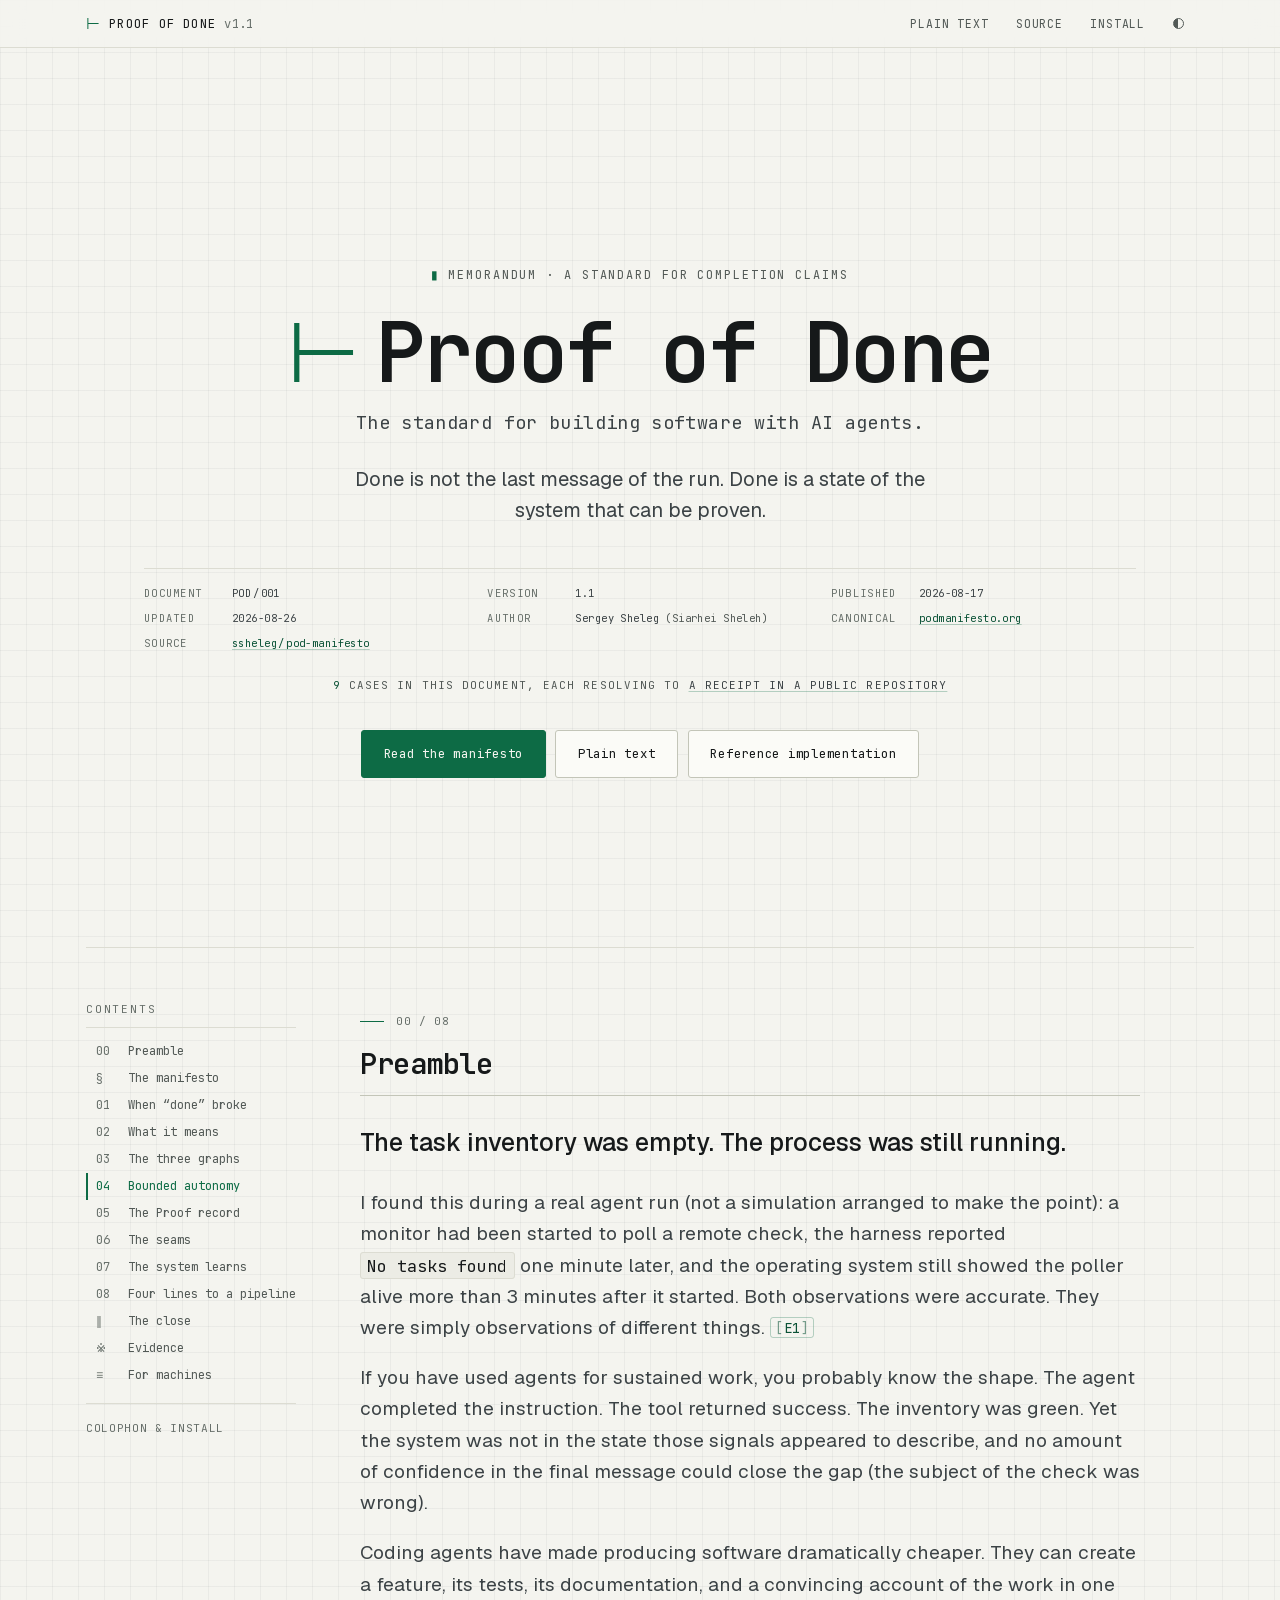
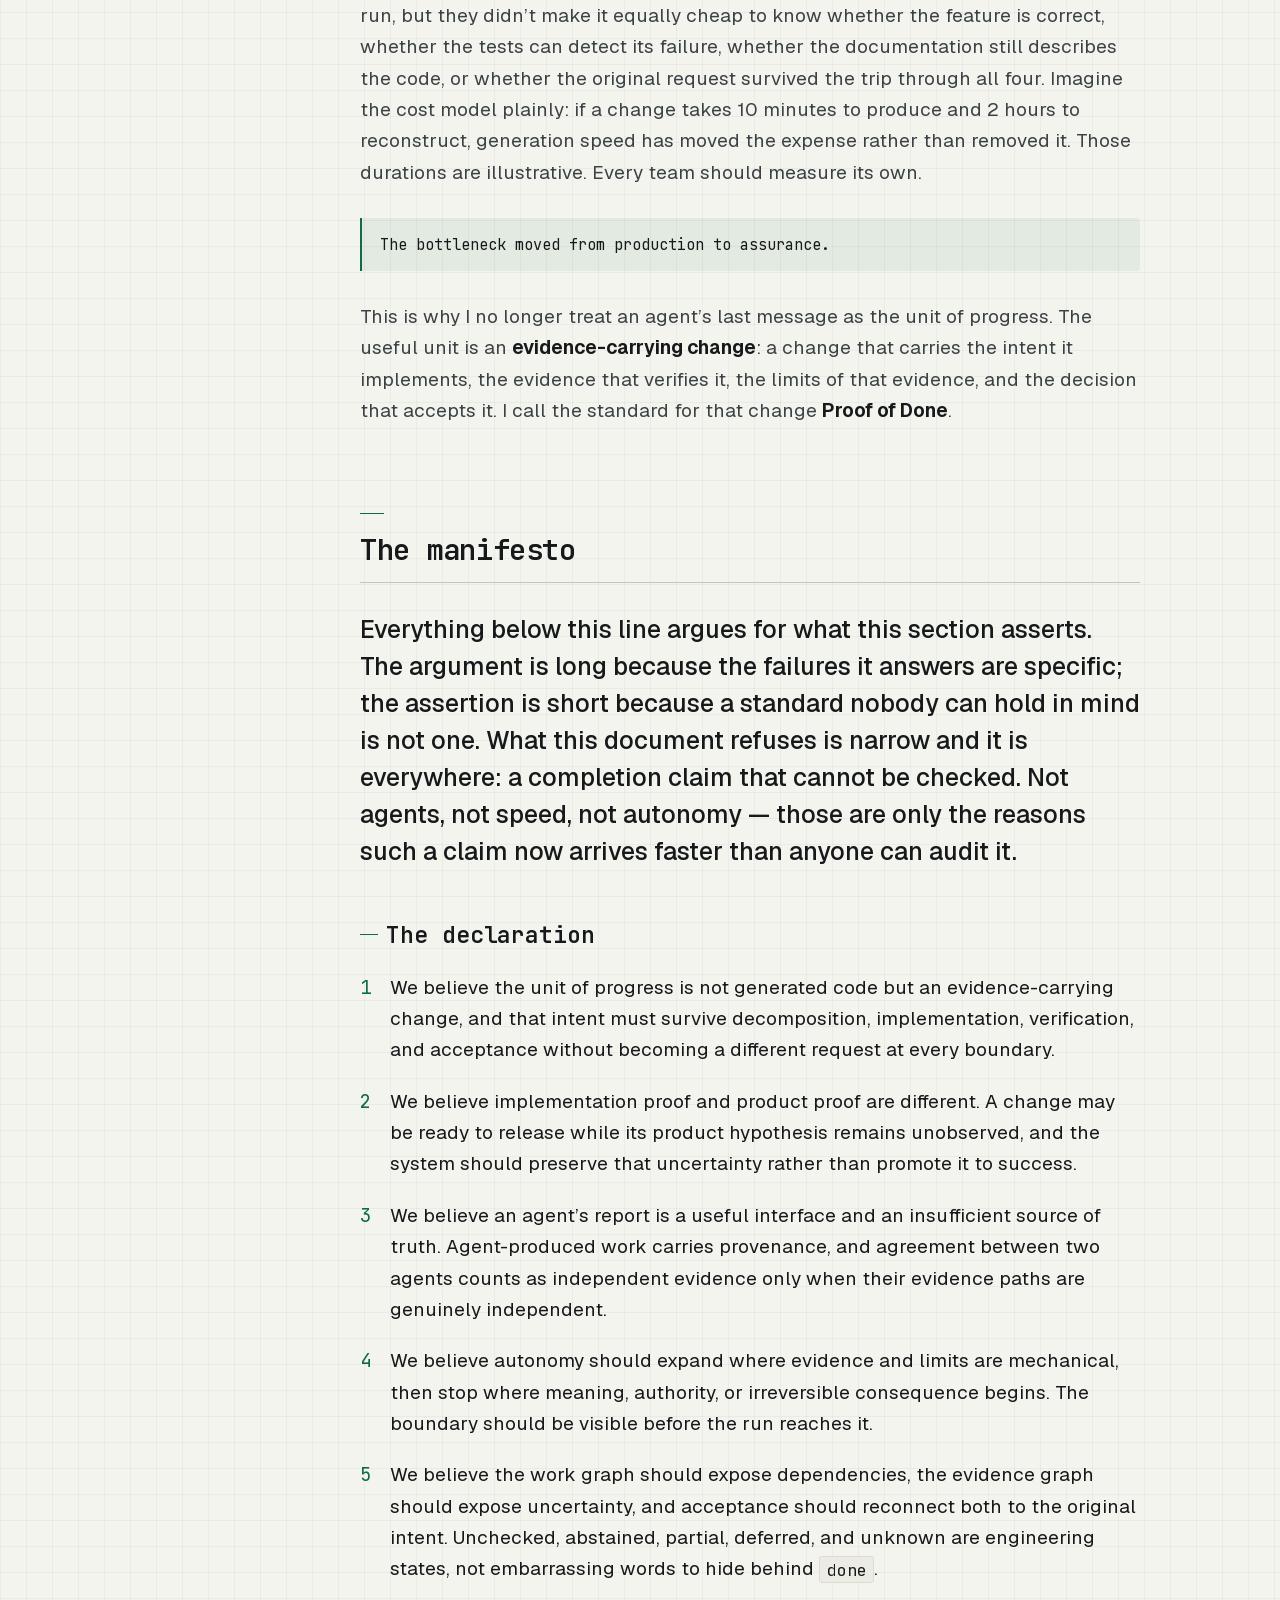
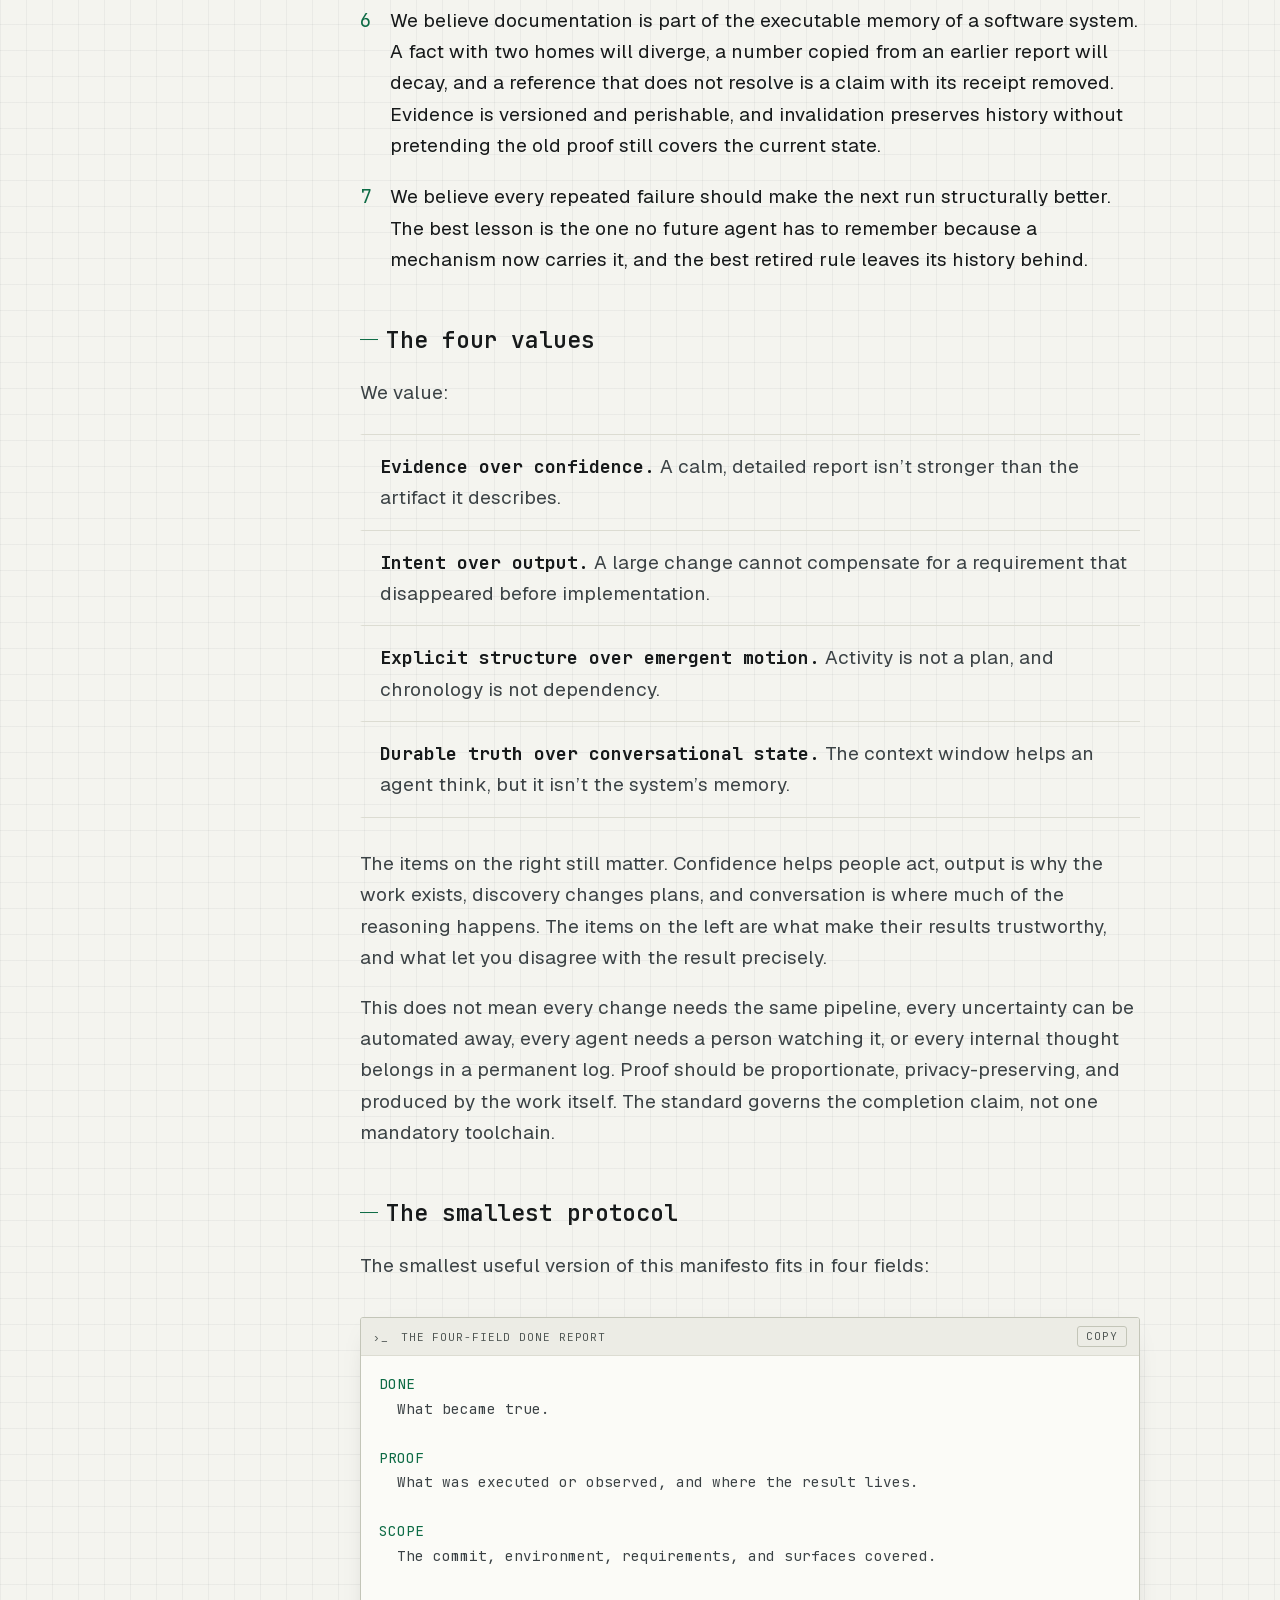
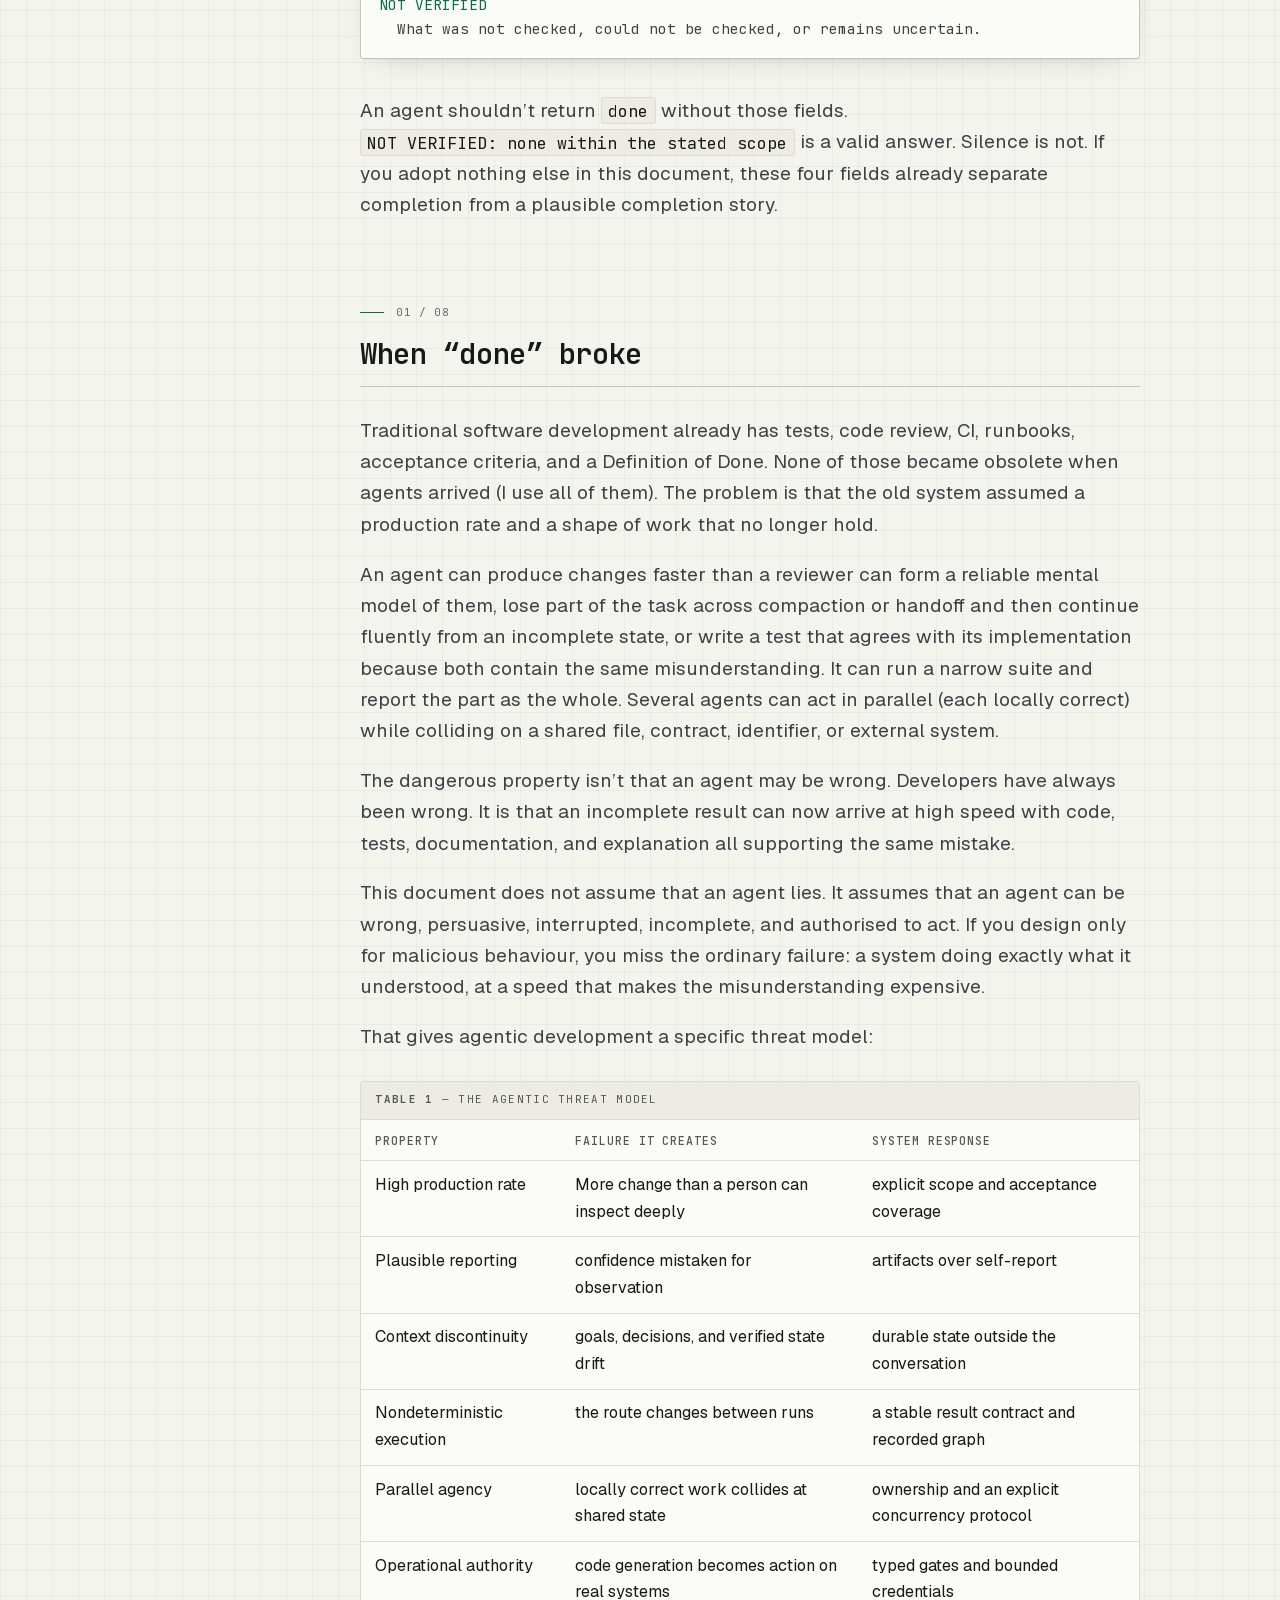
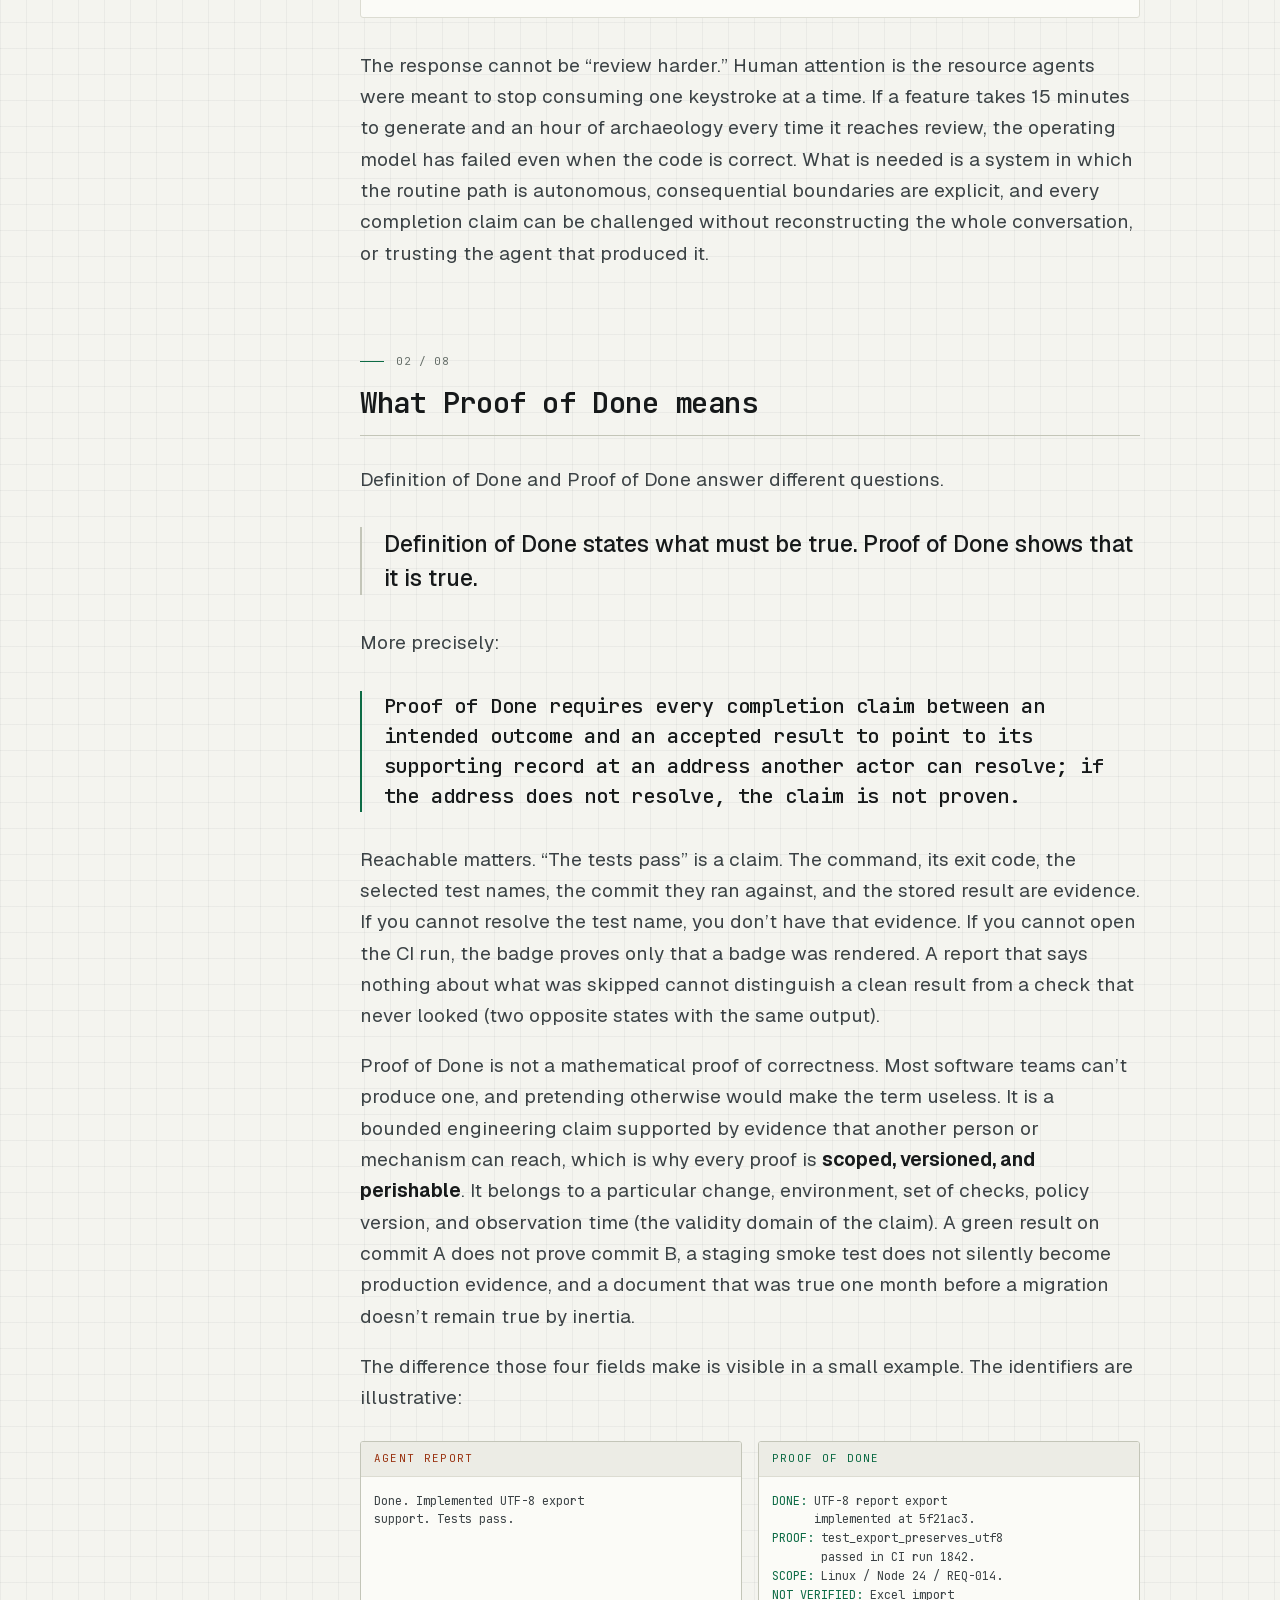
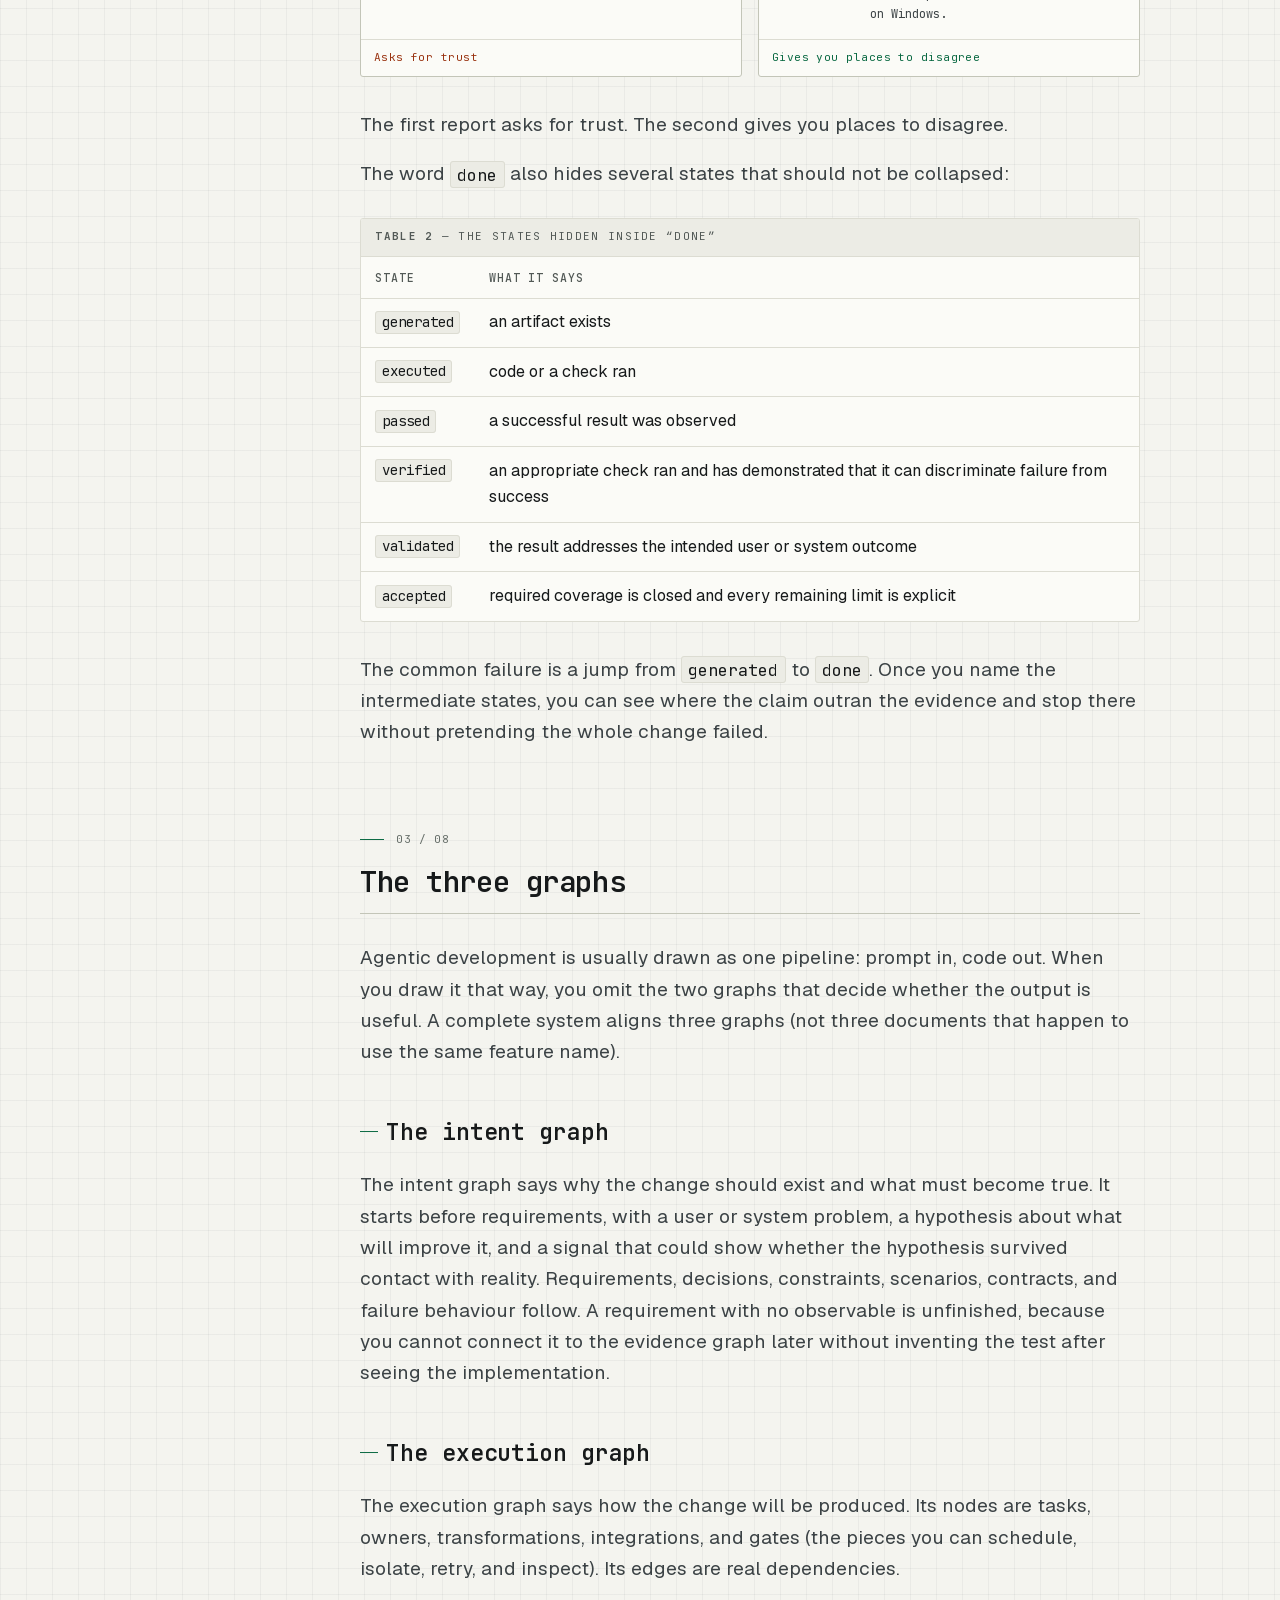
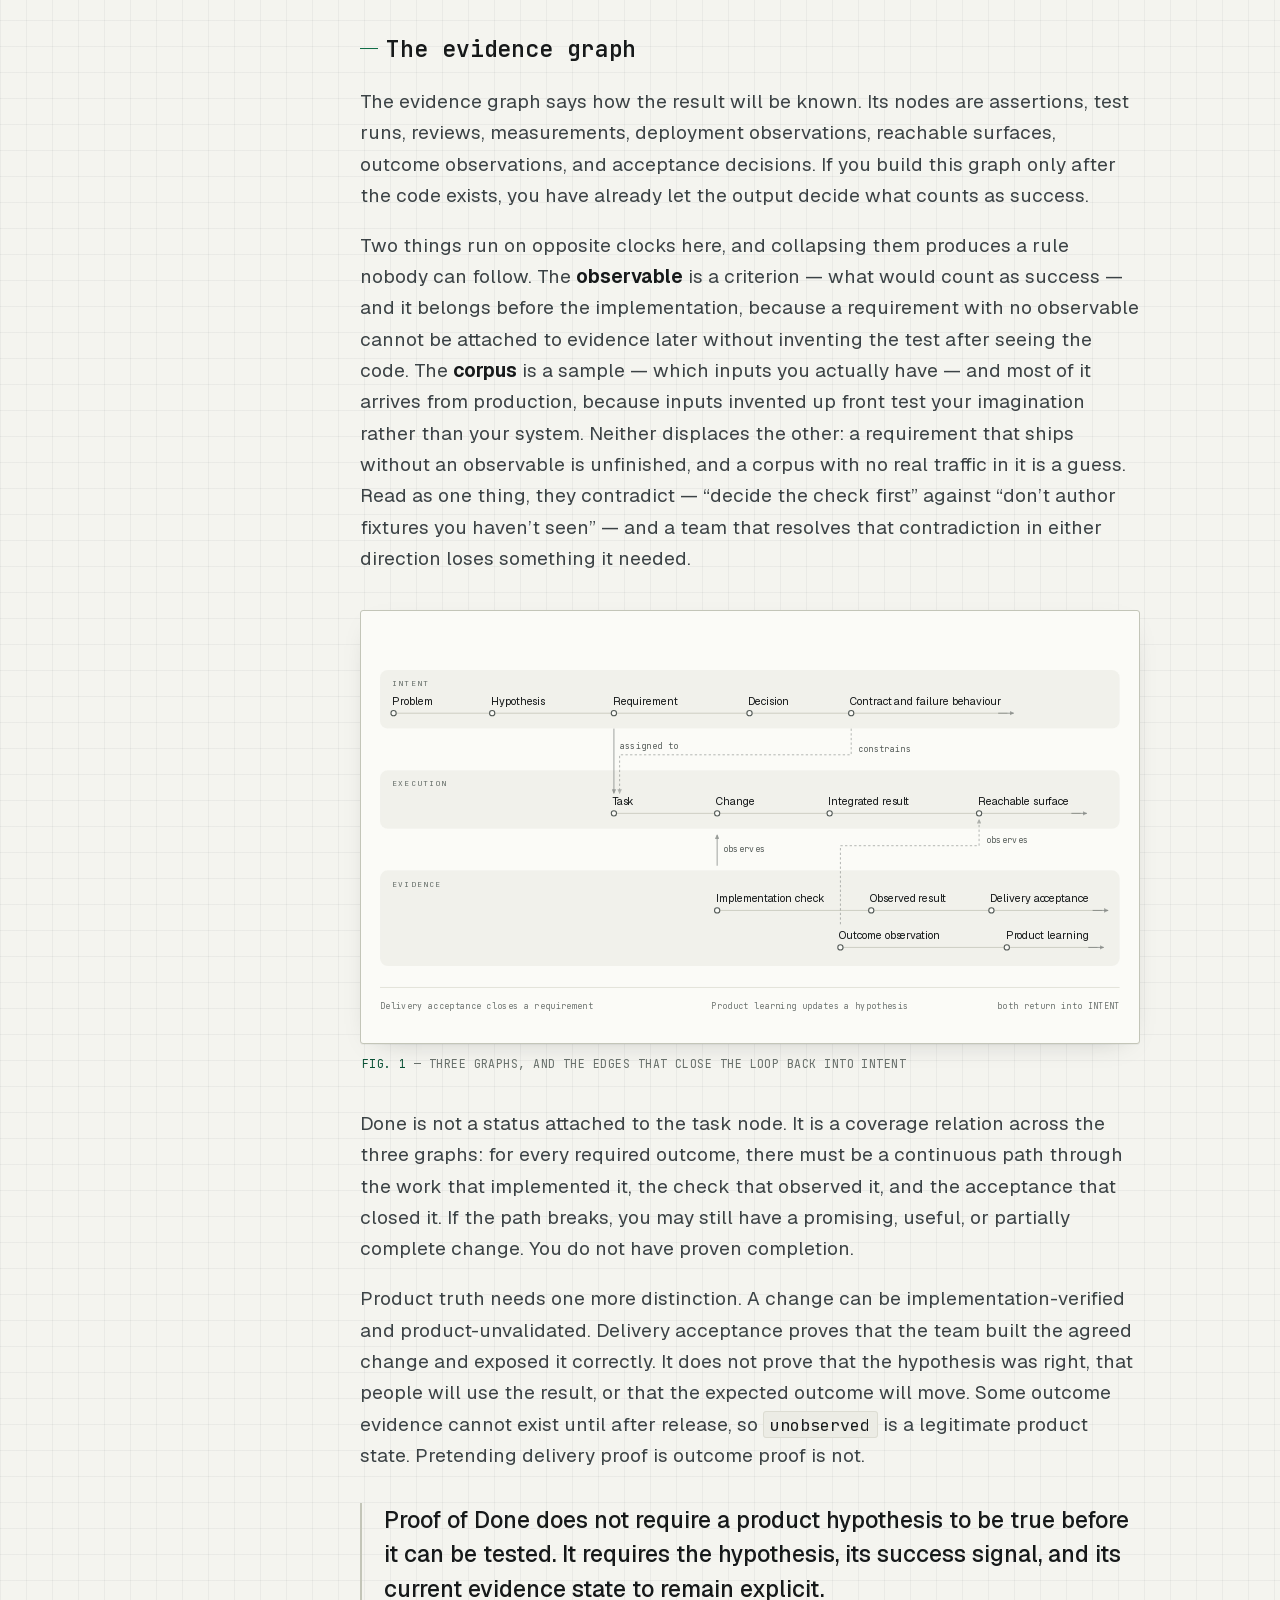
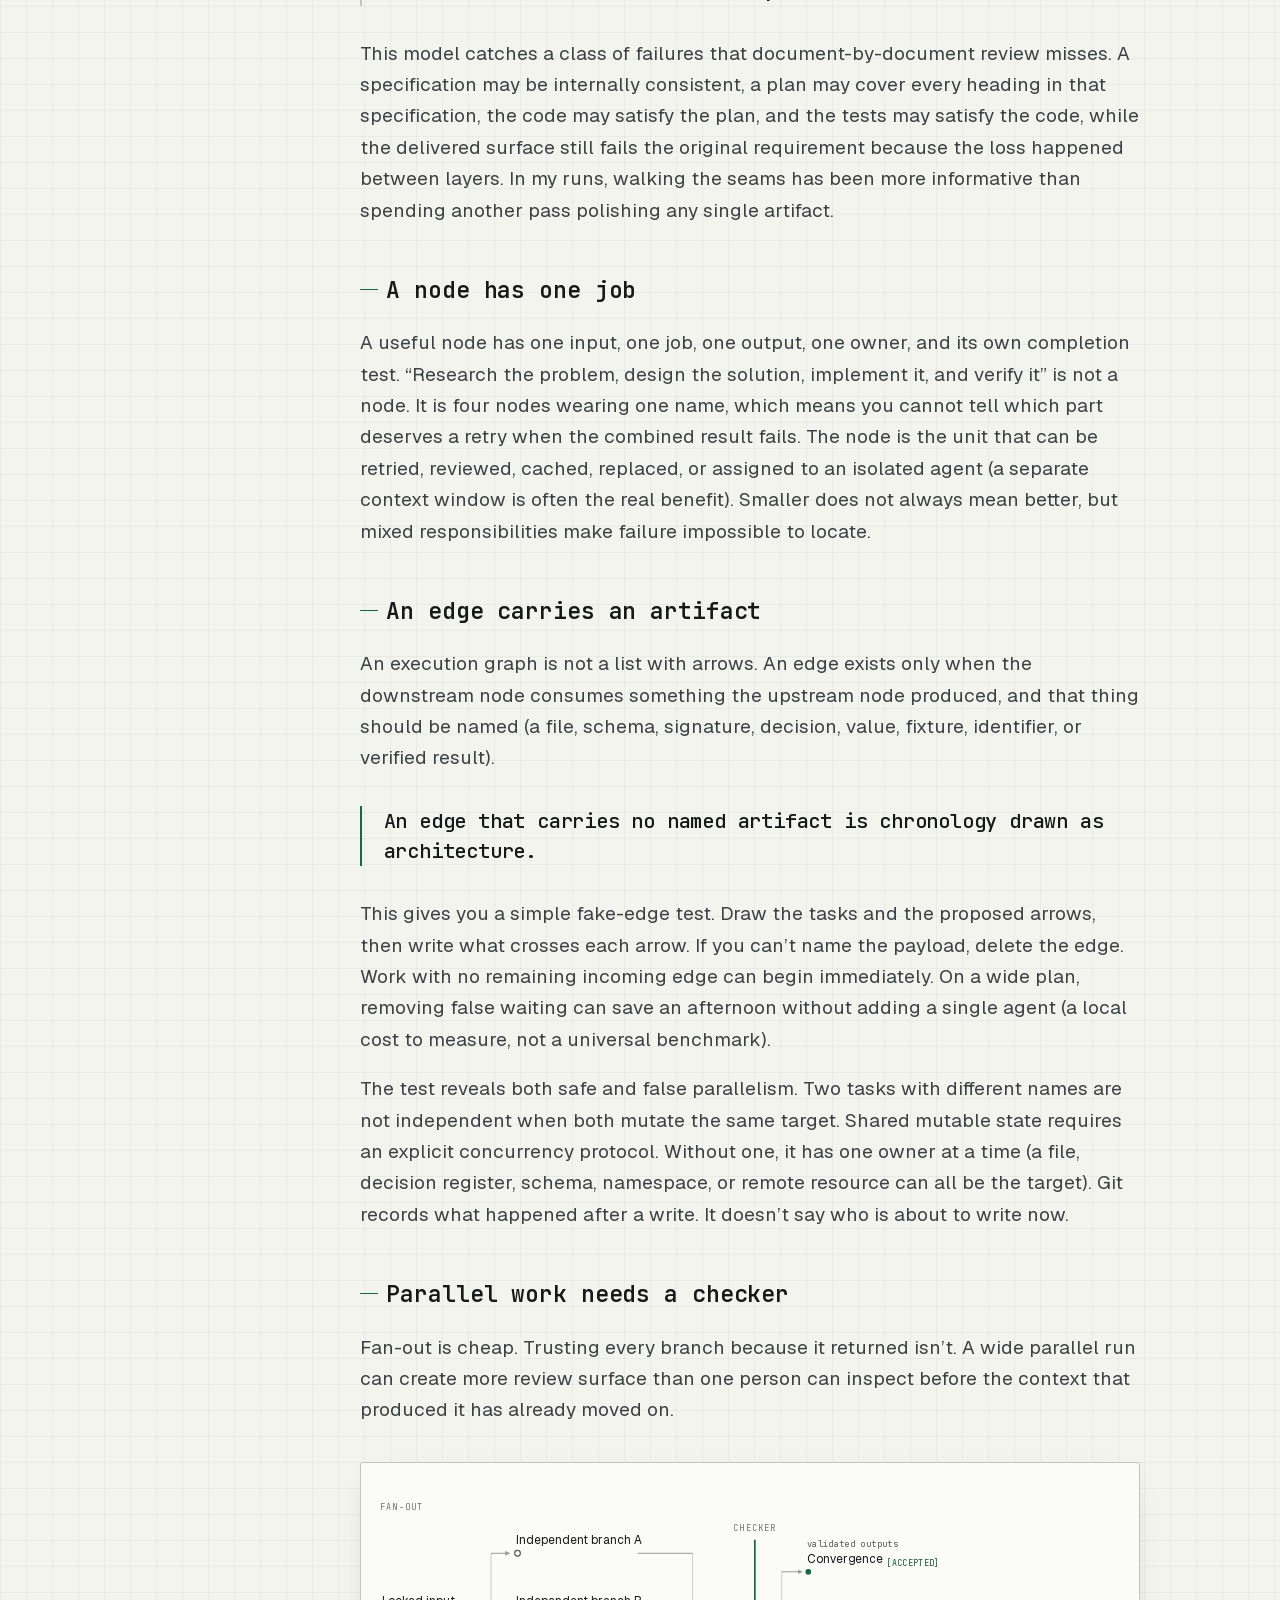
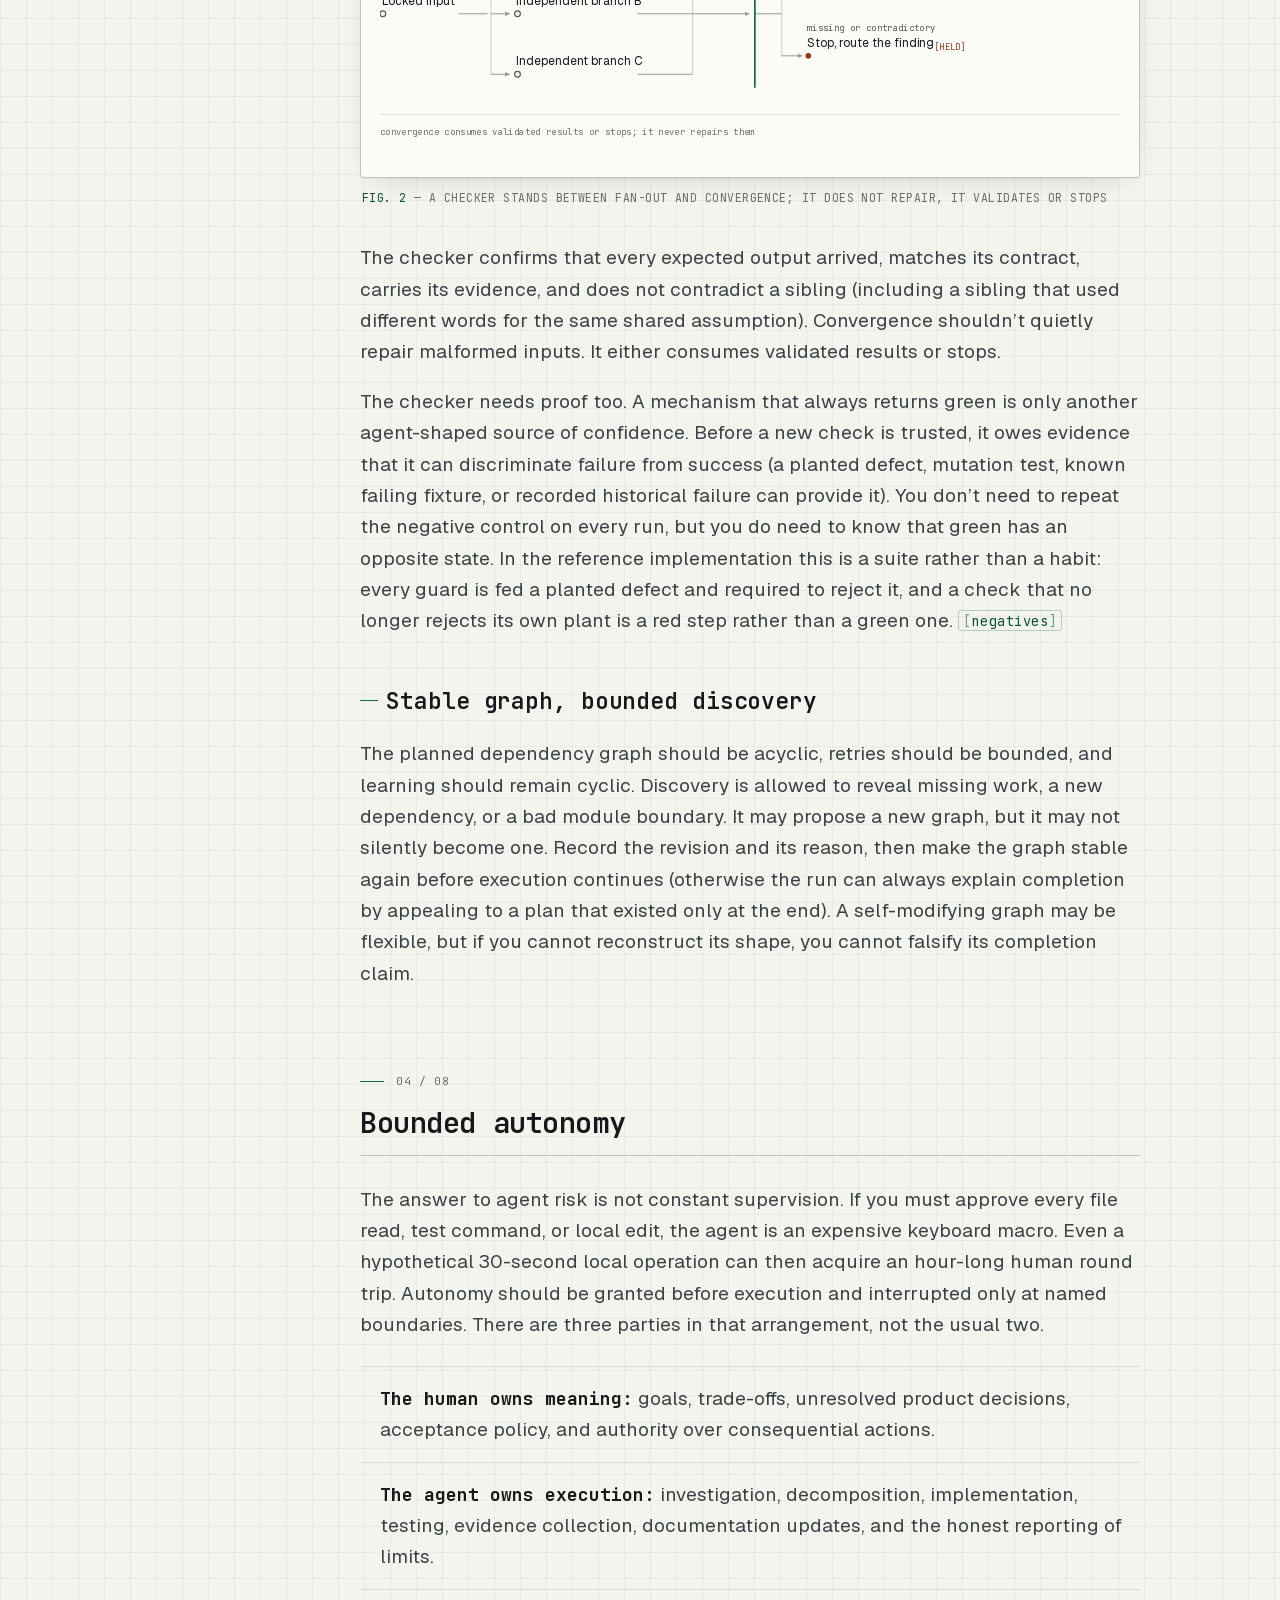
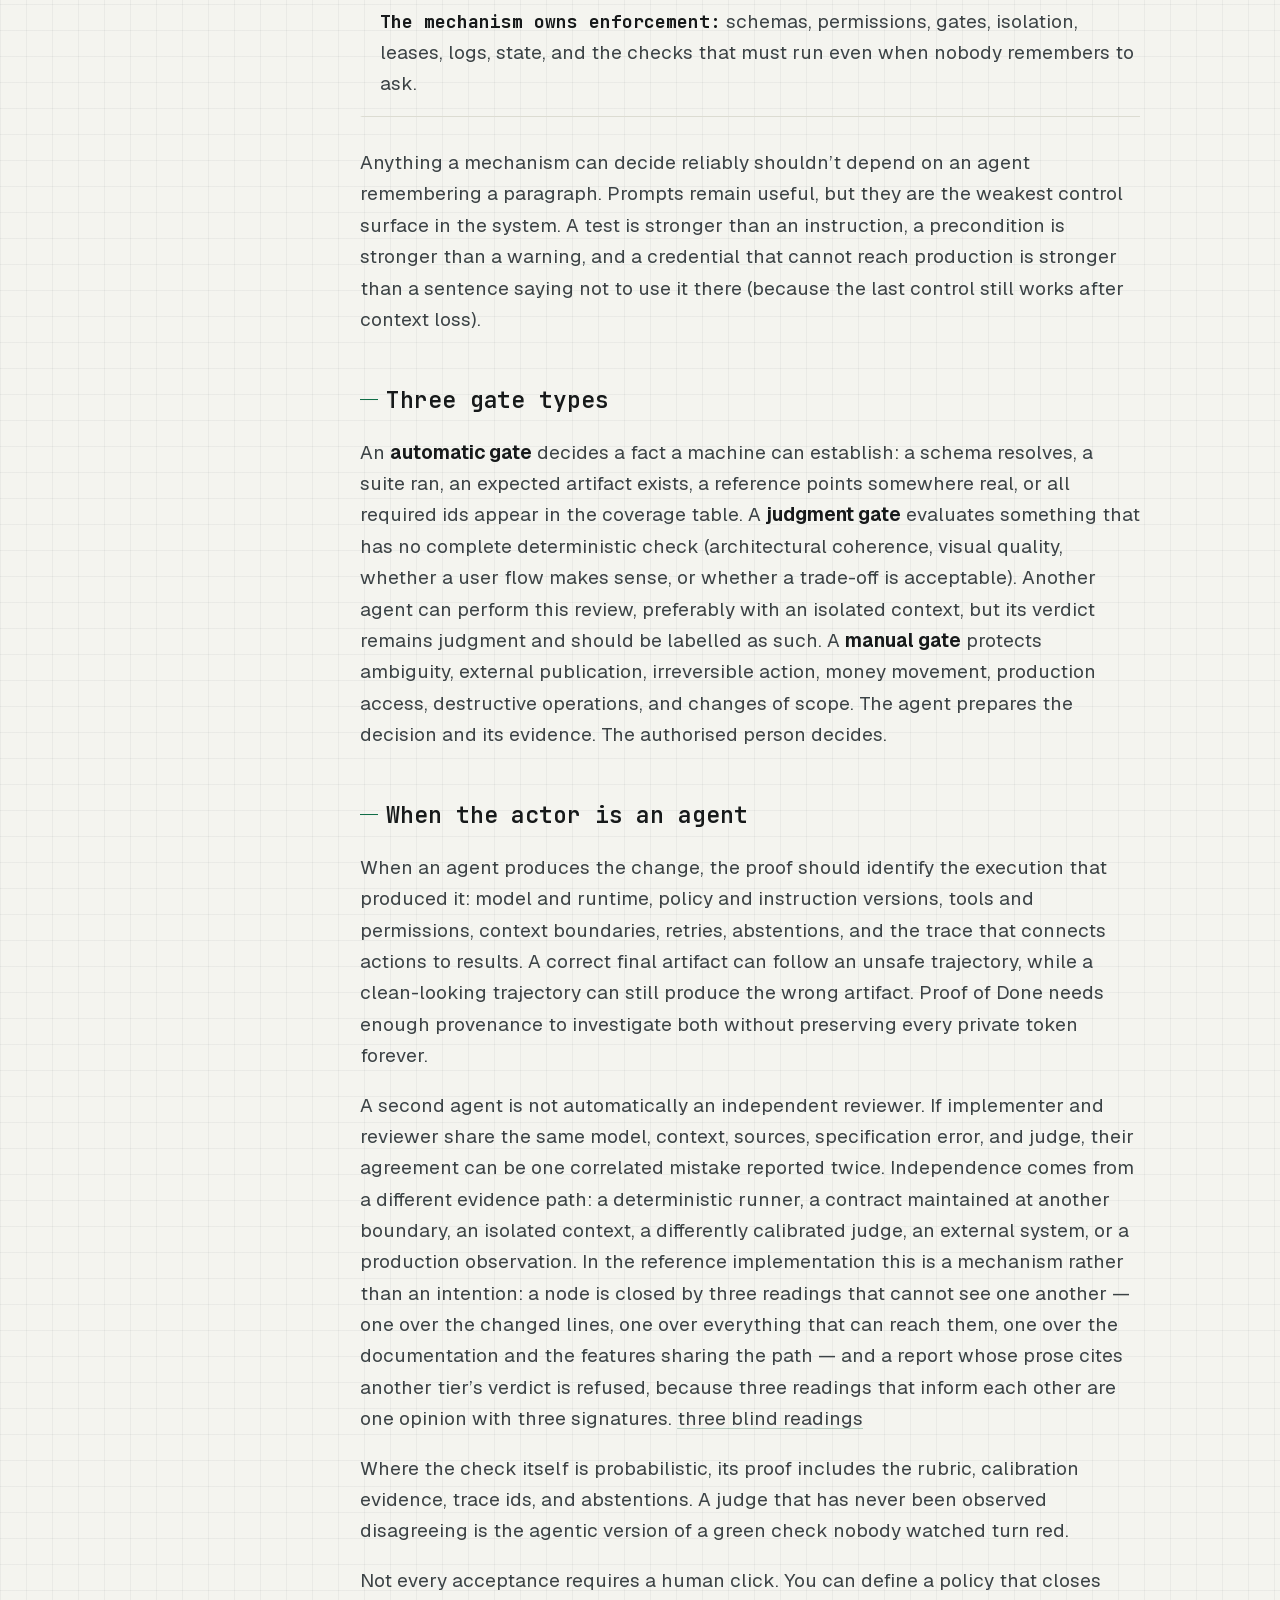
<file: index.html>
<!doctype html>
<html lang="en" class="no-js">
<head>
<meta charset="utf-8">
<meta name="viewport" content="width=device-width, initial-scale=1, viewport-fit=cover">
<title>Proof of Done | The standard for building software with AI agents</title>
<meta name="description" content="The standard for building software with AI agents. Done is not the last message of the run. Done is a state of the system that can be proven.">
<meta name="author" content="Sergey Sheleg (Siarhei Sheleh)">
<link rel="canonical" href="https://podmanifesto.org/">
<!-- One theme-color, no media condition: the system preference does not decide this
     page's register (light is the default; dark is the reader's toggle), so a
     media-scoped pair painted dark browser chrome around a light document on every
     dark-preference device. main.js keeps this in sync with the active --bg.
     `color-scheme` follows the same rule from the stylesheet, not from the system. -->
<meta name="theme-color" content="#f4f4ef">

<meta property="og:type" content="article">
<meta property="og:site_name" content="Proof of Done">
<meta property="og:title" content="Proof of Done">
<meta property="og:description" content="The standard for building software with AI agents">
<meta property="og:url" content="https://podmanifesto.org/">
<meta property="og:image" content="https://podmanifesto.org/assets/og.png?v=94d773dbb9">
<meta property="og:image:width" content="1200">
<meta property="og:image:height" content="630">
<meta name="twitter:card" content="summary_large_image">
<meta name="twitter:title" content="Proof of Done">
<meta name="twitter:description" content="The standard for building software with AI agents">
<meta name="twitter:image" content="https://podmanifesto.org/assets/og.png?v=94d773dbb9">

<link rel="icon" href="/favicon.svg?v=d79f4d92bc" type="image/svg+xml">
<!-- The same turnstile as a raster, for the surfaces that will not take an SVG:
     older browsers' icon slot, and iOS, which crops a home-screen icon to its own
     shape and wants an opaque square. Both are the brand rust #9a3f28 on paper —
     the SVG is the one that also has a dark-surface variant, because it can. -->
<link rel="icon" href="/assets/logo-512.png?v=6f076cb47f" type="image/png" sizes="512x512">
<link rel="apple-touch-icon" href="/assets/apple-touch-icon.png?v=0c3fcd32fb">
<link rel="alternate" type="text/markdown" href="/manifesto.md" title="Proof of Done — full text in Markdown">
<link rel="alternate" type="application/atom+xml" href="/feed.xml" title="Proof of Done — versions of the canonical text">
<link rel="preload" href="/assets/fonts/geist-latin.woff2?v=9b6f5ff45b" as="font" type="font/woff2" crossorigin>
<link rel="preload" href="/assets/fonts/jetbrains-mono-latin.woff2?v=1e06740a02" as="font" type="font/woff2" crossorigin>
<link rel="stylesheet" href="/assets/fonts/fonts.css?v=e9ff3f16cd">
<link rel="stylesheet" href="/assets/style.css?v=2e5747b158">

<script>
  document.documentElement.classList.remove('no-js');
  try {
    var t = localStorage.getItem('pod-theme');
    if (t === 'dark' || t === 'light') document.documentElement.setAttribute('data-theme', t);
  } catch (e) {}
</script>

<script type="application/ld+json">
{
  "@context": "https://schema.org",
  "@type": "Article",
  "headline": "Proof of Done: The Agentic Software Development Manifesto",
  "alternativeHeadline": "The standard for building software with AI agents",
  "description": "Proof of Done requires every completion claim between an intended outcome and an accepted result to point to its supporting record at an address another actor can resolve; if the address does not resolve, the claim is not proven.",
  "url": "https://podmanifesto.org/",
  "inLanguage": "en",
  "dateModified": "2026-08-26",
  "datePublished": "2026-08-17",
  "version": "1.1",
  "license": "https://creativecommons.org/licenses/by/4.0/",
  "image": "https://podmanifesto.org/assets/og.png?v=94d773dbb9",
  "author": {
    "@type": "Person",
    "name": "Sergey Sheleg",
    "alternateName": "Siarhei Sheleh",
    "url": "https://github.com/ssheleg"
  },
  "publisher": { "@type": "Person", "name": "Sergey Sheleg" },
  "about": [
    "agentic software development",
    "AI coding agents",
    "definition of done",
    "software verification",
    "evidence-based engineering",
    "bounded autonomy"
  ],
  "isBasedOn": "https://github.com/ssheleg/sshlg-skills",
  "mainEntityOfPage": { "@type": "WebPage", "@id": "https://podmanifesto.org/" }
}
</script>
</head>
<body>

<div class="progress" aria-hidden="true"><span></span></div>

<a class="skip" href="#preamble">Skip to the document</a>

<header class="topbar">
  <div class="topbar__in">
    <a class="topbar__mark" href="#top" aria-label="Proof of Done v1.1, top of document">
      <span class="glyph" aria-hidden="true">&#8866;</span>
      <span class="topbar__name">PROOF&nbsp;OF&nbsp;DONE</span>
      <span class="topbar__ver">v1.1</span>
    </a>
    <div class="topbar__actions">
      <a class="tbtn tbtn--wide" href="/manifesto.md">Plain text</a>
      <a class="tbtn tbtn--wide" href="https://github.com/ssheleg/pod-manifesto">Source</a>
      <a class="tbtn" href="#colophon">Install</a>
      <button class="tbtn tbtn--icon" id="theme-toggle" type="button" aria-label="Switch colour theme" title="Switch colour theme">
        <span class="theme-ind" aria-hidden="true"></span>
      </button>
    </div>
  </div>
</header>

<div class="shell" id="top">
  <header class="masthead boot">
    <p class="kicker"><span class="blink" aria-hidden="true">&#9646;</span> Memorandum &#183; a standard for completion claims</p>

    <h1 class="masthead__title">
      <span class="masthead__glyph" aria-hidden="true">&#8866;</span>
      Proof&nbsp;of&nbsp;Done
    </h1>
    <p class="masthead__sub">The standard for building software with AI agents.</p>
    <p class="masthead__lede">Done is not the last message of the run. Done is a state of the system that can be proven.</p>

    <dl class="docmeta">
      <div><dt>Document</dt><dd>POD&#8202;/&#8202;001</dd></div>
      <div><dt>Version</dt><dd>1.1</dd></div>
      <div><dt>Published</dt><dd><time datetime="2026-08-17">2026-08-17</time></dd></div>
      <div><dt>Updated</dt><dd><time class="docmeta__updated" datetime="2026-08-26">2026-08-26</time></dd></div>
      <div><dt>Author</dt><dd>Sergey Sheleg <span class="muted">(Siarhei Sheleh)</span></dd></div>
      <div><dt>Canonical</dt><dd><a href="https://podmanifesto.org/">podmanifesto.org</a></dd></div>
      <div><dt>Source</dt><dd><a href="https://github.com/ssheleg/pod-manifesto">ssheleg&#8202;/&#8202;pod-manifesto</a></dd></div>
    </dl>

    <p class="proofline"><b data-cases>9</b> cases in this document, each resolving to <a href="#notes">a receipt in a public repository</a></p>

    <div class="masthead__cta">
      <a class="btn btn--primary" href="#preamble">Read the manifesto</a>
      <a class="btn" href="/manifesto.md">Plain text</a>
      <a class="btn" href="https://github.com/ssheleg/sshlg-skills">Reference implementation</a>
    </div>
  </header>
</div>

<div class="shell">

<div class="layout">

<!-- ═══════════════════════ INDEX ═════════════════════════════════════════ -->
<nav class="toc" aria-label="Table of contents">
  <details class="toc__wrap" open>
    <summary class="toc__head">Contents</summary>
    <ol class="toc__list">
      <li><a href="#preamble"><span class="toc__n">00</span> Preamble</a></li>
      <li><a href="#manifesto"><span class="toc__n">&#167;</span> The manifesto</a></li>
      <li><a href="#broke"><span class="toc__n">01</span> When &#8220;done&#8221; broke</a></li>
      <li><a href="#meaning"><span class="toc__n">02</span> What it means</a></li>
      <li><a href="#graphs"><span class="toc__n">03</span> The three graphs</a></li>
      <li><a href="#autonomy"><span class="toc__n">04</span> Bounded autonomy</a></li>
      <li><a href="#record"><span class="toc__n">05</span> The Proof record</a></li>
      <li><a href="#seams"><span class="toc__n">06</span> The seams</a></li>
      <li><a href="#learns"><span class="toc__n">07</span> The system learns</a></li>
      <li><a href="#proportion"><span class="toc__n">08</span> Four lines to a pipeline</a></li>
      <li><a href="#close"><span class="toc__n">&#8214;</span> The close</a></li>
      <li><a href="#notes"><span class="toc__n">&#8251;</span> Evidence</a></li>
      <li><a href="#machines"><span class="toc__n">&#8801;</span> For machines</a></li>
    </ol>
    <div class="toc__foot">
      <a href="#colophon">Colophon &amp; install</a>
    </div>
  </details>
</nav>

<!-- ═══════════════════════ THE DOCUMENT ══════════════════════════════════ -->
<main class="doc">

<section id="preamble" class="sec reveal">
  <p class="eyebrow" data-n="00" data-of="08"></p>
  <h2 class="sec__h">Preamble <a class="anchor" href="#preamble" aria-label="Link to this section">&#9633;</a></h2>

  <p class="lead">The task inventory was empty. The process was still running.</p>

  <p>I found this during a real agent run (not a simulation arranged to make the point): a monitor had been started to poll a remote check, the harness reported <code>No tasks found</code> one minute later, and the operating system still showed the poller alive more than 3 minutes after it started. Both observations were accurate. They were simply observations of different things. <a class="prov" href="#n1">E1</a></p>

  <p>If you have used agents for sustained work, you probably know the shape. The agent completed the instruction. The tool returned success. The inventory was green. Yet the system was not in the state those signals appeared to describe, and no amount of confidence in the final message could close the gap (the subject of the check was wrong).</p>

  <p>Coding agents have made producing software dramatically cheaper. They can create a feature, its tests, its documentation, and a convincing account of the work in one run, but they didn&#8217;t make it equally cheap to know whether the feature is correct, whether the tests can detect its failure, whether the documentation still describes the code, or whether the original request survived the trip through all four. Imagine the cost model plainly: if a change takes 10 minutes to produce and 2 hours to reconstruct, generation speed has moved the expense rather than removed it. Those durations are illustrative. Every team should measure its own.</p>

  <p class="callout">The bottleneck moved from production to assurance.</p>

  <p>This is why I no longer treat an agent&#8217;s last message as the unit of progress. The useful unit is an <strong>evidence-carrying change</strong>: a change that carries the intent it implements, the evidence that verifies it, the limits of that evidence, and the decision that accepts it. I call the standard for that change <strong>Proof of Done</strong>.</p>
</section>

<section id="manifesto" class="sec reveal">
  <p class="eyebrow"></p>
  <h2 class="sec__h">The manifesto <a class="anchor" href="#manifesto" aria-label="Link to this section">&#9633;</a></h2>

  <p class="lead">Everything below this line argues for what this section asserts. The argument is long because the failures it answers are specific; the assertion is short because a standard nobody can hold in mind is not one. What this document refuses is narrow and it is everywhere: a completion claim that cannot be checked. Not agents, not speed, not autonomy &#8212; those are only the reasons such a claim now arrives faster than anyone can audit it.</p>

  <h3 id="declaration" class="sub">The declaration <a class="anchor" href="#declaration" aria-label="Link to this subsection">&#9633;</a></h3>

  <div class="decl">
    <p>We believe the unit of progress is not generated code but an evidence-carrying change, and that intent must survive decomposition, implementation, verification, and acceptance without becoming a different request at every boundary.</p>

    <p>We believe implementation proof and product proof are different. A change may be ready to release while its product hypothesis remains unobserved, and the system should preserve that uncertainty rather than promote it to success.</p>

    <p>We believe an agent&#8217;s report is a useful interface and an insufficient source of truth. Agent-produced work carries provenance, and agreement between two agents counts as independent evidence only when their evidence paths are genuinely independent.</p>

    <p>We believe autonomy should expand where evidence and limits are mechanical, then stop where meaning, authority, or irreversible consequence begins. The boundary should be visible before the run reaches it.</p>

    <p>We believe the work graph should expose dependencies, the evidence graph should expose uncertainty, and acceptance should reconnect both to the original intent. Unchecked, abstained, partial, deferred, and unknown are engineering states, not embarrassing words to hide behind <code>done</code>.</p>

    <p>We believe documentation is part of the executable memory of a software system. A fact with two homes will diverge, a number copied from an earlier report will decay, and a reference that does not resolve is a claim with its receipt removed. Evidence is versioned and perishable, and invalidation preserves history without pretending the old proof still covers the current state.</p>

    <p>We believe every repeated failure should make the next run structurally better. The best lesson is the one no future agent has to remember because a mechanism now carries it, and the best retired rule leaves its history behind.</p>
  </div>

  <h3 id="values" class="sub">The four values <a class="anchor" href="#values" aria-label="Link to this subsection">&#9633;</a></h3>

  <p>We value:</p>

  <div class="rows">
    <div><p><b>Evidence over confidence.</b> A calm, detailed report isn&#8217;t stronger than the artifact it describes.</p></div>
    <div><p><b>Intent over output.</b> A large change cannot compensate for a requirement that disappeared before implementation.</p></div>
    <div><p><b>Explicit structure over emergent motion.</b> Activity is not a plan, and chronology is not dependency.</p></div>
    <div><p><b>Durable truth over conversational state.</b> The context window helps an agent think, but it isn&#8217;t the system&#8217;s memory.</p></div>
  </div>

  <p>The items on the right still matter. Confidence helps people act, output is why the work exists, discovery changes plans, and conversation is where much of the reasoning happens. The items on the left are what make their results trustworthy, and what let you disagree with the result precisely.</p>

  <p>This does not mean every change needs the same pipeline, every uncertainty can be automated away, every agent needs a person watching it, or every internal thought belongs in a permanent log. Proof should be proportionate, privacy-preserving, and produced by the work itself. The standard governs the completion claim, not one mandatory toolchain.</p>

  <h3 id="protocol" class="sub">The smallest protocol <a class="anchor" href="#protocol" aria-label="Link to this subsection">&#9633;</a></h3>

  <p>The smallest useful version of this manifesto fits in four fields:</p>

  <figure class="term term--wide">
    <figcaption class="term__bar">
      <span>&#8250;_</span>
      <span class="term__title">the four-field done report</span>
      <button class="copy" type="button" aria-label="Copy the four-field done report" data-copy="DONE
  What became true.

PROOF
  What was executed or observed, and where the result lives.

SCOPE
  The commit, environment, requirements, and surfaces covered.

NOT VERIFIED
  What was not checked, could not be checked, or remains uncertain.">copy</button>
    </figcaption>
<pre class="term__body"><code><span class="k">DONE</span>
  What became true.

<span class="k">PROOF</span>
  What was executed or observed, and where the result lives.

<span class="k">SCOPE</span>
  The commit, environment, requirements, and surfaces covered.

<span class="k">NOT VERIFIED</span>
  What was not checked, could not be checked, or remains uncertain.</code></pre>
  </figure>

  <p>An agent shouldn&#8217;t return <code>done</code> without those fields. <code>NOT VERIFIED: none within the stated scope</code> is a valid answer. Silence is not. If you adopt nothing else in this document, these four fields already separate completion from a plausible completion story.</p>
</section>

<section id="broke" class="sec reveal">
  <p class="eyebrow" data-n="01" data-of="08"></p>
  <h2 class="sec__h">When &#8220;done&#8221; broke <a class="anchor" href="#broke" aria-label="Link to this section">&#9633;</a></h2>

  <p>Traditional software development already has tests, code review, CI, runbooks, acceptance criteria, and a Definition of Done. None of those became obsolete when agents arrived (I use all of them). The problem is that the old system assumed a production rate and a shape of work that no longer hold.</p>

  <p>An agent can produce changes faster than a reviewer can form a reliable mental model of them, lose part of the task across compaction or handoff and then continue fluently from an incomplete state, or write a test that agrees with its implementation because both contain the same misunderstanding. It can run a narrow suite and report the part as the whole. Several agents can act in parallel (each locally correct) while colliding on a shared file, contract, identifier, or external system.</p>

  <p>The dangerous property isn&#8217;t that an agent may be wrong. Developers have always been wrong. It is that an incomplete result can now arrive at high speed with code, tests, documentation, and explanation all supporting the same mistake.</p>

  <p>This document does not assume that an agent lies. It assumes that an agent can be wrong, persuasive, interrupted, incomplete, and authorised to act. If you design only for malicious behaviour, you miss the ordinary failure: a system doing exactly what it understood, at a speed that makes the misunderstanding expensive.</p>

  <p>That gives agentic development a specific threat model:</p>

  <div class="tablewrap">
  <table>
    <caption class="tbl-cap"><b>Table 1</b> &#8212; The agentic threat model</caption>
    <thead><tr><th scope="col">Property</th><th scope="col">Failure it creates</th><th scope="col">System response</th></tr></thead>
    <tbody>
      <tr><td>High production rate</td><td>More change than a person can inspect deeply</td><td>explicit scope and acceptance coverage</td></tr>
      <tr><td>Plausible reporting</td><td>confidence mistaken for observation</td><td>artifacts over self-report</td></tr>
      <tr><td>Context discontinuity</td><td>goals, decisions, and verified state drift</td><td>durable state outside the conversation</td></tr>
      <tr><td>Nondeterministic execution</td><td>the route changes between runs</td><td>a stable result contract and recorded graph</td></tr>
      <tr><td>Parallel agency</td><td>locally correct work collides at shared state</td><td>ownership and an explicit concurrency protocol</td></tr>
      <tr><td>Operational authority</td><td>code generation becomes action on real systems</td><td>typed gates and bounded credentials</td></tr>
    </tbody>
  </table>
  </div>

  <p>The response cannot be &#8220;review harder.&#8221; Human attention is the resource agents were meant to stop consuming one keystroke at a time. If a feature takes 15 minutes to generate and an hour of archaeology every time it reaches review, the operating model has failed even when the code is correct. What is needed is a system in which the routine path is autonomous, consequential boundaries are explicit, and every completion claim can be challenged without reconstructing the whole conversation, or trusting the agent that produced it.</p>
</section>

<section id="meaning" class="sec reveal">
  <p class="eyebrow" data-n="02" data-of="08"></p>
  <h2 class="sec__h">What Proof of Done means <a class="anchor" href="#meaning" aria-label="Link to this section">&#9633;</a></h2>

  <p>Definition of Done and Proof of Done answer different questions.</p>

  <blockquote class="q"><p>Definition of Done states what must be true. Proof of Done shows that it is true.</p></blockquote>

  <p>More precisely:</p>

  <blockquote class="q q--key"><p>Proof of Done requires every completion claim between an intended outcome and an accepted result to point to its supporting record at an address another actor can resolve; if the address does not resolve, the claim is not proven.</p></blockquote>

  <p>Reachable matters. &#8220;The tests pass&#8221; is a claim. The command, its exit code, the selected test names, the commit they ran against, and the stored result are evidence. If you cannot resolve the test name, you don&#8217;t have that evidence. If you cannot open the CI run, the badge proves only that a badge was rendered. A report that says nothing about what was skipped cannot distinguish a clean result from a check that never looked (two opposite states with the same output).</p>

  <p>Proof of Done is not a mathematical proof of correctness. Most software teams can&#8217;t produce one, and pretending otherwise would make the term useless. It is a bounded engineering claim supported by evidence that another person or mechanism can reach, which is why every proof is <strong>scoped, versioned, and perishable</strong>. It belongs to a particular change, environment, set of checks, policy version, and observation time (the validity domain of the claim). A green result on commit A does not prove commit B, a staging smoke test does not silently become production evidence, and a document that was true one month before a migration doesn&#8217;t remain true by inertia.</p>

  

  <p>The difference those four fields make is visible in a small example. The identifiers are illustrative:</p>

  <div class="split">
    <figure class="card card--bad">
      <figcaption data-state="held">Agent report</figcaption>
<pre><code>Done. Implemented UTF-8 export
support. Tests pass.</code></pre>
      <p class="card__note">Asks for trust</p>
    </figure>
    <figure class="card card--good">
      <figcaption data-state="accepted">Proof of Done</figcaption>
<pre><code><span class="k">DONE:</span> UTF-8 report export
      implemented at 5f21ac3.
<span class="k">PROOF:</span> test_export_preserves_utf8
       passed in CI run 1842.
<span class="k">SCOPE:</span> Linux / Node 24 / REQ-014.
<span class="k">NOT VERIFIED:</span> Excel import
              on Windows.</code></pre>
      <p class="card__note">Gives you places to disagree</p>
    </figure>
  </div>

  <p>The first report asks for trust. The second gives you places to disagree.</p>

  <p>The word <code>done</code> also hides several states that should not be collapsed:</p>

  <div class="tablewrap">
  <table>
    <caption class="tbl-cap"><b>Table 2</b> &#8212; The states hidden inside &#8220;done&#8221;</caption>
    <thead><tr><th scope="col">State</th><th scope="col">What it says</th></tr></thead>
    <tbody>
      <tr><td><code>generated</code></td><td>an artifact exists</td></tr>
      <tr><td><code>executed</code></td><td>code or a check ran</td></tr>
      <tr><td><code>passed</code></td><td>a successful result was observed</td></tr>
      <tr><td><code>verified</code></td><td>an appropriate check ran and has demonstrated that it can discriminate failure from success</td></tr>
      <tr><td><code>validated</code></td><td>the result addresses the intended user or system outcome</td></tr>
      <tr><td><code>accepted</code></td><td>required coverage is closed and every remaining limit is explicit</td></tr>
    </tbody>
  </table>
  </div>

  <p>The common failure is a jump from <code>generated</code> to <code>done</code>. Once you name the intermediate states, you can see where the claim outran the evidence and stop there without pretending the whole change failed.</p>

  
</section>

<section id="graphs" class="sec reveal">
  <p class="eyebrow" data-n="03" data-of="08"></p>
  <h2 class="sec__h">The three graphs <a class="anchor" href="#graphs" aria-label="Link to this section">&#9633;</a></h2>

  <p>Agentic development is usually drawn as one pipeline: prompt in, code out. When you draw it that way, you omit the two graphs that decide whether the output is useful. A complete system aligns three graphs (not three documents that happen to use the same feature name).</p>

  <h3 id="intent-graph" class="sub">The intent graph <a class="anchor" href="#intent-graph" aria-label="Link to this subsection">&#9633;</a></h3>

  <p>The intent graph says why the change should exist and what must become true. It starts before requirements, with a user or system problem, a hypothesis about what will improve it, and a signal that could show whether the hypothesis survived contact with reality. Requirements, decisions, constraints, scenarios, contracts, and failure behaviour follow. A requirement with no observable is unfinished, because you cannot connect it to the evidence graph later without inventing the test after seeing the implementation.</p>

  <h3 id="execution-graph" class="sub">The execution graph <a class="anchor" href="#execution-graph" aria-label="Link to this subsection">&#9633;</a></h3>

  <p>The execution graph says how the change will be produced. Its nodes are tasks, owners, transformations, integrations, and gates (the pieces you can schedule, isolate, retry, and inspect). Its edges are real dependencies.</p>

  <h3 id="evidence-graph" class="sub">The evidence graph <a class="anchor" href="#evidence-graph" aria-label="Link to this subsection">&#9633;</a></h3>

  <p>The evidence graph says how the result will be known. Its nodes are assertions, test runs, reviews, measurements, deployment observations, reachable surfaces, outcome observations, and acceptance decisions. If you build this graph only after the code exists, you have already let the output decide what counts as success.</p>

  <p>Two things run on opposite clocks here, and collapsing them produces a rule nobody can follow. The <strong>observable</strong> is a criterion &#8212; what would count as success &#8212; and it belongs before the implementation, because a requirement with no observable cannot be attached to evidence later without inventing the test after seeing the code. The <strong>corpus</strong> is a sample &#8212; which inputs you actually have &#8212; and most of it arrives from production, because inputs invented up front test your imagination rather than your system. Neither displaces the other: a requirement that ships without an observable is unfinished, and a corpus with no real traffic in it is a guess. Read as one thing, they contradict &#8212; &#8220;decide the check first&#8221; against &#8220;don&#8217;t author fixtures you haven&#8217;t seen&#8221; &#8212; and a team that resolves that contradiction in either direction loses something it needed.</p>

  <figure class="fig">
    <div class="fig__well"><!--FIG:fig-1--><svg class="figsvg" viewBox="0 0 960 512" role="img" aria-label="Three graphs, and the relations that cross between them" xmlns="http://www.w3.org/2000/svg"><defs><marker id="h" markerWidth="6" markerHeight="6" refX="5.2" refY="3" orient="auto"><path class="head" d="M0 0 L6 3 L0 6 z"/></marker></defs><rect class="wash" x="0.0" y="52.0" width="960.0" height="76.0" rx="10"/><text class="lane" x="16.0" y="73.0" text-anchor="start">INTENT</text><path class="rule" d="M16.0 108.0 H814.4"/><path class="flow" d="M802.4 108.0 H822.4" marker-end="url(#h)"/><text class="name" x="16.0" y="97.0" text-anchor="start">Problem</text><circle class="dot" cx="17.6" cy="108.0" r="3.4"/><text class="name" x="144.0" y="97.0" text-anchor="start">Hypothesis</text><circle class="dot" cx="145.6" cy="108.0" r="3.4"/><text class="name" x="302.0" y="97.0" text-anchor="start">Requirement</text><circle class="dot" cx="303.6" cy="108.0" r="3.4"/><text class="name" x="478.0" y="97.0" text-anchor="start">Decision</text><circle class="dot" cx="479.6" cy="108.0" r="3.4"/><text class="name" x="610.0" y="97.0" text-anchor="start">Contract and failure behaviour</text><circle class="dot" cx="611.6" cy="108.0" r="3.4"/><rect class="wash" x="0.0" y="182.0" width="960.0" height="76.0" rx="10"/><text class="lane" x="16.0" y="203.0" text-anchor="start">EXECUTION</text><path class="rule" d="M302.0 238.0 H909.4"/><path class="flow" d="M897.4 238.0 H917.4" marker-end="url(#h)"/><text class="name" x="302.0" y="227.0" text-anchor="start">Task</text><circle class="dot" cx="303.6" cy="238.0" r="3.4"/><text class="name" x="436.0" y="227.0" text-anchor="start">Change</text><circle class="dot" cx="437.6" cy="238.0" r="3.4"/><text class="name" x="582.0" y="227.0" text-anchor="start">Integrated result</text><circle class="dot" cx="583.6" cy="238.0" r="3.4"/><text class="name" x="776.0" y="227.0" text-anchor="start">Reachable surface</text><circle class="dot" cx="777.6" cy="238.0" r="3.4"/><rect class="wash" x="0.0" y="312.0" width="960.0" height="124.0" rx="10"/><text class="lane" x="16.0" y="333.0" text-anchor="start">EVIDENCE</text><path class="rule" d="M436.0 364.0 H937.0"/><path class="flow" d="M925.0 364.0 H945.0" marker-end="url(#h)"/><text class="name" x="436.0" y="353.0" text-anchor="start">Implementation check</text><circle class="dot" cx="437.6" cy="364.0" r="3.4"/><text class="name" x="636.0" y="353.0" text-anchor="start">Observed result</text><circle class="dot" cx="637.6" cy="364.0" r="3.4"/><text class="name" x="792.0" y="353.0" text-anchor="start">Delivery acceptance</text><circle class="dot" cx="793.6" cy="364.0" r="3.4"/><path class="rule" d="M596.0 412.0 H931.3"/><path class="flow" d="M919.3 412.0 H939.3" marker-end="url(#h)"/><text class="name" x="596.0" y="401.0" text-anchor="start">Outcome observation</text><circle class="dot" cx="597.6" cy="412.0" r="3.4"/><text class="name" x="812.0" y="401.0" text-anchor="start">Product learning</text><circle class="dot" cx="813.6" cy="412.0" r="3.4"/><path class="flow" d="M303.6 128.0 V212.0" marker-end="url(#h)"/><text class="note" x="311.0" y="154.0" text-anchor="start">assigned to</text><path class="flow" d="M437.6 306.0 V266.0" marker-end="url(#h)"/><text class="note" x="445.0" y="288.0" text-anchor="start">observes</text><path class="flow flow--dash" d="M611.6 128.0 V162.0 H311 V212.0" marker-end="url(#h)"/><text class="note" x="620.0" y="158.0" text-anchor="start">constrains</text><path class="flow flow--dash" d="M597.6 382.0 V280.0 H777.6 V246.0" marker-end="url(#h)"/><text class="note" x="786.0" y="276.0" text-anchor="start">observes</text><path class="rule rule--faint" d="M0.0 464.0 H960.0"/><text class="note note--foot" x="0.0" y="492.0" text-anchor="start">Delivery acceptance closes a requirement</text><text class="note note--foot" x="430.0" y="492.0" text-anchor="start">Product learning updates a hypothesis</text><text class="note note--foot" x="960.0" y="492.0" text-anchor="end">both return into INTENT</text></svg><!--/FIG--></div>
    <figcaption><b>Fig. 1</b> &#8212; three graphs, and the edges that close the loop back into intent</figcaption>
  </figure>

  <p>Done is not a status attached to the task node. It is a coverage relation across the three graphs: for every required outcome, there must be a continuous path through the work that implemented it, the check that observed it, and the acceptance that closed it. If the path breaks, you may still have a promising, useful, or partially complete change. You do not have proven completion.</p>

  <p>Product truth needs one more distinction. A change can be implementation-verified and product-unvalidated. Delivery acceptance proves that the team built the agreed change and exposed it correctly. It does not prove that the hypothesis was right, that people will use the result, or that the expected outcome will move. Some outcome evidence cannot exist until after release, so <code>unobserved</code> is a legitimate product state. Pretending delivery proof is outcome proof is not.</p>

  <blockquote class="q"><p>Proof of Done does not require a product hypothesis to be true before it can be tested. It requires the hypothesis, its success signal, and its current evidence state to remain explicit.</p></blockquote>

  <p>This model catches a class of failures that document-by-document review misses. A specification may be internally consistent, a plan may cover every heading in that specification, the code may satisfy the plan, and the tests may satisfy the code, while the delivered surface still fails the original requirement because the loss happened between layers. In my runs, walking the seams has been more informative than spending another pass polishing any single artifact.</p>

  <h3 id="node" class="sub">A node has one job <a class="anchor" href="#node" aria-label="Link to this subsection">&#9633;</a></h3>

  <p>A useful node has one input, one job, one output, one owner, and its own completion test. &#8220;Research the problem, design the solution, implement it, and verify it&#8221; is not a node. It is four nodes wearing one name, which means you cannot tell which part deserves a retry when the combined result fails. The node is the unit that can be retried, reviewed, cached, replaced, or assigned to an isolated agent (a separate context window is often the real benefit). Smaller does not always mean better, but mixed responsibilities make failure impossible to locate.</p>

  <h3 id="edge" class="sub">An edge carries an artifact <a class="anchor" href="#edge" aria-label="Link to this subsection">&#9633;</a></h3>

  <p>An execution graph is not a list with arrows. An edge exists only when the downstream node consumes something the upstream node produced, and that thing should be named (a file, schema, signature, decision, value, fixture, identifier, or verified result).</p>

  <blockquote class="q q--key"><p>An edge that carries no named artifact is chronology drawn as architecture.</p></blockquote>

  <p>This gives you a simple fake-edge test. Draw the tasks and the proposed arrows, then write what crosses each arrow. If you can&#8217;t name the payload, delete the edge. Work with no remaining incoming edge can begin immediately. On a wide plan, removing false waiting can save an afternoon without adding a single agent (a local cost to measure, not a universal benchmark).</p>

  <p>The test reveals both safe and false parallelism. Two tasks with different names are not independent when both mutate the same target. Shared mutable state requires an explicit concurrency protocol. Without one, it has one owner at a time (a file, decision register, schema, namespace, or remote resource can all be the target). Git records what happened after a write. It doesn&#8217;t say who is about to write now.</p>

  <h3 id="checker" class="sub">Parallel work needs a checker <a class="anchor" href="#checker" aria-label="Link to this subsection">&#9633;</a></h3>

  <p>Fan-out is cheap. Trusting every branch because it returned isn&#8217;t. A wide parallel run can create more review surface than one person can inspect before the context that produced it has already moved on.</p>

  <figure class="fig">
    <div class="fig__well"><!--FIG:fig-2--><svg class="figsvg" viewBox="0 0 880 330" role="img" aria-label="A checker stands between fan-out and convergence" xmlns="http://www.w3.org/2000/svg"><defs><marker id="h" markerWidth="6" markerHeight="6" refX="5.2" refY="3" orient="auto"><path class="head" d="M0 0 L6 3 L0 6 z"/></marker></defs><text class="lane" x="0.0" y="34.0" text-anchor="start">FAN-OUT</text><text class="name" x="1.8" y="147.0" text-anchor="start">Locked input</text><circle class="dot" cx="3.4" cy="158.0" r="3.4"/><path class="flow" d="M93.0 158.0 H128.0"/><path class="rule" d="M132.0 86.0 V230.0"/><path class="flow" d="M132.0 86.0 H154.0" marker-end="url(#h)"/><text class="name" x="162.0" y="75.0" text-anchor="start">Independent branch A</text><circle class="dot" cx="163.6" cy="86.0" r="3.4"/><path class="flow" d="M132.0 158.0 H154.0" marker-end="url(#h)"/><text class="name" x="162.0" y="147.0" text-anchor="start">Independent branch B</text><circle class="dot" cx="163.6" cy="158.0" r="3.4"/><path class="flow" d="M132.0 230.0 H154.0" marker-end="url(#h)"/><text class="name" x="162.0" y="219.0" text-anchor="start">Independent branch C</text><circle class="dot" cx="163.6" cy="230.0" r="3.4"/><path class="flow" d="M306.5 86.0 H372.0"/><path class="flow" d="M306.5 158.0 H372.0"/><path class="flow" d="M306.5 230.0 H372.0"/><path class="rule" d="M372.0 86.0 V230.0"/><path class="flow" d="M372.0 158.0 H439.0" marker-end="url(#h)"/><path class="gate" d="M446 70 V246"/><text class="lane" x="446.0" y="60.0" text-anchor="middle">CHECKER</text><path class="flow" d="M446.0 158.0 H478.0"/><path class="rule" d="M478.0 108.0 V208.0"/><path class="flow" d="M478.0 108 H502.0" marker-end="url(#h)"/><path class="flow" d="M478.0 208 H502.0" marker-end="url(#h)"/><text class="name" x="508.0" y="97.0" text-anchor="start">Convergence</text><circle class="dot--ok" cx="509.6" cy="108.0" r="3.4"/><text class="note" x="508.0" y="78.0" text-anchor="start">validated outputs</text><text class="tag tag--ok" x="602.3" y="101.0">[ACCEPTED]</text><text class="name" x="508.0" y="197.0" text-anchor="start">Stop, route the finding</text><circle class="dot--bad" cx="509.6" cy="208.0" r="3.4"/><text class="note" x="508.0" y="178.0" text-anchor="start">missing or contradictory</text><text class="tag tag--bad" x="659.3" y="201.0">[HELD]</text><path class="rule rule--faint" d="M0.0 278.0 H880.0"/><text class="note note--foot" x="0.0" y="302.0" text-anchor="start">convergence consumes validated results or stops; it never repairs them</text></svg><!--/FIG--></div>
    <figcaption><b>Fig. 2</b> &#8212; a checker stands between fan-out and convergence; it does not repair, it validates or stops</figcaption>
  </figure>

  <p>The checker confirms that every expected output arrived, matches its contract, carries its evidence, and does not contradict a sibling (including a sibling that used different words for the same shared assumption). Convergence shouldn&#8217;t quietly repair malformed inputs. It either consumes validated results or stops.</p>

  <p>The checker needs proof too. A mechanism that always returns green is only another agent-shaped source of confidence. Before a new check is trusted, it owes evidence that it can discriminate failure from success (a planted defect, mutation test, known failing fixture, or recorded historical failure can provide it). You don&#8217;t need to repeat the negative control on every run, but you do need to know that green has an opposite state. In the reference implementation this is a suite rather than a habit: every guard is fed a planted defect and required to reject it, and a check that no longer rejects its own plant is a red step rather than a green one. <a class="prov" href="#n5">negatives</a></p>

  <h3 id="stable-graph" class="sub">Stable graph, bounded discovery <a class="anchor" href="#stable-graph" aria-label="Link to this subsection">&#9633;</a></h3>

  <p>The planned dependency graph should be acyclic, retries should be bounded, and learning should remain cyclic. Discovery is allowed to reveal missing work, a new dependency, or a bad module boundary. It may propose a new graph, but it may not silently become one. Record the revision and its reason, then make the graph stable again before execution continues (otherwise the run can always explain completion by appealing to a plan that existed only at the end). A self-modifying graph may be flexible, but if you cannot reconstruct its shape, you cannot falsify its completion claim.</p>
</section>

<section id="autonomy" class="sec reveal">
  <p class="eyebrow" data-n="04" data-of="08"></p>
  <h2 class="sec__h">Bounded autonomy <a class="anchor" href="#autonomy" aria-label="Link to this section">&#9633;</a></h2>

  <p>The answer to agent risk is not constant supervision. If you must approve every file read, test command, or local edit, the agent is an expensive keyboard macro. Even a hypothetical 30-second local operation can then acquire an hour-long human round trip. Autonomy should be granted before execution and interrupted only at named boundaries. There are three parties in that arrangement, not the usual two.</p>

  <div class="rows">
    <div><p><b>The human owns meaning:</b> goals, trade-offs, unresolved product decisions, acceptance policy, and authority over consequential actions.</p></div>
    <div><p><b>The agent owns execution:</b> investigation, decomposition, implementation, testing, evidence collection, documentation updates, and the honest reporting of limits.</p></div>
    <div><p><b>The mechanism owns enforcement:</b> schemas, permissions, gates, isolation, leases, logs, state, and the checks that must run even when nobody remembers to ask.</p></div>
  </div>

  <p>Anything a mechanism can decide reliably shouldn&#8217;t depend on an agent remembering a paragraph. Prompts remain useful, but they are the weakest control surface in the system. A test is stronger than an instruction, a precondition is stronger than a warning, and a credential that cannot reach production is stronger than a sentence saying not to use it there (because the last control still works after context loss).</p>

  <h3 id="gates" class="sub">Three gate types <a class="anchor" href="#gates" aria-label="Link to this subsection">&#9633;</a></h3>

  <p>An <strong>automatic gate</strong> decides a fact a machine can establish: a schema resolves, a suite ran, an expected artifact exists, a reference points somewhere real, or all required ids appear in the coverage table. A <strong>judgment gate</strong> evaluates something that has no complete deterministic check (architectural coherence, visual quality, whether a user flow makes sense, or whether a trade-off is acceptable). Another agent can perform this review, preferably with an isolated context, but its verdict remains judgment and should be labelled as such. A <strong>manual gate</strong> protects ambiguity, external publication, irreversible action, money movement, production access, destructive operations, and changes of scope. The agent prepares the decision and its evidence. The authorised person decides.</p>

  <h3 id="provenance" class="sub">When the actor is an agent <a class="anchor" href="#provenance" aria-label="Link to this subsection">&#9633;</a></h3>

  <p>When an agent produces the change, the proof should identify the execution that produced it: model and runtime, policy and instruction versions, tools and permissions, context boundaries, retries, abstentions, and the trace that connects actions to results. A correct final artifact can follow an unsafe trajectory, while a clean-looking trajectory can still produce the wrong artifact. Proof of Done needs enough provenance to investigate both without preserving every private token forever.</p>

  <p>A second agent is not automatically an independent reviewer. If implementer and reviewer share the same model, context, sources, specification error, and judge, their agreement can be one correlated mistake reported twice. Independence comes from a different evidence path: a deterministic runner, a contract maintained at another boundary, an isolated context, a differently calibrated judge, an external system, or a production observation. In the reference implementation this is a mechanism rather than an intention: a node is closed by three readings that cannot see one another &#8212; one over the changed lines, one over everything that can reach them, one over the documentation and the features sharing the path &#8212; and a report whose prose cites another tier&#8217;s verdict is refused, because three readings that inform each other are one opinion with three signatures. <a class="ref" href="https://github.com/ssheleg/task-pipeline/blob/2ab290203199927bbd8db56d308dce9d25487c2f/plugins/task-pipeline/agents/verifier-seam.md#L10-L13">three blind readings</a></p>

  <p>Where the check itself is probabilistic, its proof includes the rubric, calibration evidence, trace ids, and abstentions. A judge that has never been observed disagreeing is the agentic version of a green check nobody watched turn red.</p>

  <p>Not every acceptance requires a human click. You can define a policy that closes low-risk changes automatically, while a human owns the policy and its boundaries rather than every invocation of it. The point isn&#8217;t to place a person everywhere. It is to place authority where the cost of a wrong action lasts longer than the run. Imagine 2 weeks of cleanup after a careless migration: that is not autonomy, no matter how quickly the migration was generated.</p>

  <h3 id="loop" class="sub">One item to its gate <a class="anchor" href="#loop" aria-label="Link to this subsection">&#9633;</a></h3>

  <p>Continuous execution should advance one recorded item to its next gate, then re-read the goal and queue before selecting another. The queue lives in an artifact, not in the agent&#8217;s recollection of the plan. This prevents a common form of drift: the agent continues efficiently after the reason for the next task has changed. A loop without a durable queue is not autonomy. It is a timer attached to memory. The loop stops for a manual gate, an unresolved dependency, genuine ambiguity, or completion, but it doesn&#8217;t stop to ask whether it should continue when that choice was already granted at intake.</p>

  <h3 id="churn" class="sub">Churn is a decision at the wrong layer <a class="anchor" href="#churn" aria-label="Link to this subsection">&#9633;</a></h3>

  <p>A repeating loop should record what changed, why it changed, what new information arrived, and which pass produced it. Memory isn&#8217;t enough after compaction, and &#8220;one more pass&#8221; isn&#8217;t an exit criterion, especially when consecutive rounds touch the same file for the same reason.</p>

  <p>Stop when a change returns from shape A to shape B and back to A, the same file is edited twice for the same finding, a closed finding is resurrected, or two stages keep handing the artifact back. If you see one of those patterns, a requirement, contract, review rule, or module boundary is probably being re-decided inside the code.</p>

  <blockquote class="q q--key"><p>Never resolve a higher-layer conflict inside a lower-layer loop.</p></blockquote>

  <p><a class="prov" href="#n6">loop guard</a> &#8212; the detection rules, and the bookkeeping that makes them mechanical rather than a matter of noticing.</p>

  <p>If the plan contradicts the specification, return to the specification or plan. If two modules claim the same entity, repair the decomposition. I have never seen patching code until it satisfies two incompatible meanings resolve the disagreement. It only hides where the conflict belongs, and charges the next run for finding it again.</p>
</section>

<section id="record" class="sec reveal">
  <p class="eyebrow" data-n="05" data-of="08"></p>
  <h2 class="sec__h">The Proof record <a class="anchor" href="#record" aria-label="Link to this section">&#9633;</a></h2>

  <p>For a larger change, the same contract becomes a portable record. The format below is illustrative rather than mandatory (I care about the fields, not the serialisation). You should be able to render the same record as Markdown for a person and as structured data for a gate.</p>

  <figure class="term term--wide">
    <figcaption class="term__bar">
      <span>&#8250;_</span>
      <span class="term__title">proof-of-done.yaml</span>
    </figcaption>
<pre class="term__body"><code><span class="k">proof_of_done:</span>
  <span class="k">intent:</span>
    <span class="k">problem:</span> <span class="s">"Reports with non-ASCII titles cannot be exchanged reliably"</span>
    <span class="k">hypothesis:</span> <span class="s">"A UTF-8 export removes the failure at the exchange boundary"</span>
    <span class="k">success_signal:</span> <span class="s">"A real downstream importer preserves the title"</span>
    <span class="k">requirements:</span> [REQ-014]
    <span class="k">decisions:</span> [DEC-0031]
  <span class="k">producer:</span>
    <span class="k">actor:</span> <span class="s">"coding-agent"</span>
    <span class="k">model:</span> <span class="s">"model-id"</span>
    <span class="k">runtime:</span> <span class="s">"agent-runtime@version"</span>
    <span class="k">policy:</span> <span class="s">"delivery-policy@7"</span>
    <span class="k">instructions:</span> <span class="s">"instructions@commit"</span>
    <span class="k">trace:</span> <span class="s">"trace://run/1842"</span>
  <span class="k">change:</span>
    <span class="k">commit:</span> <span class="s">"5f21ac3"</span>
    <span class="k">artifacts:</span>
      - <span class="s">"src/export/report.ts"</span>
  <span class="k">evidence:</span>
    - <span class="k">claim:</span> <span class="s">"Non-ASCII report titles survive export"</span>
      <span class="k">check:</span> <span class="s">"test_export_preserves_utf8"</span>
      <span class="k">result:</span> <span class="s">"passed"</span>
      <span class="k">artifact:</span> <span class="s">"ci://run/1842"</span>
      <span class="k">environment:</span> <span class="s">"node-24-linux"</span>
      <span class="k">demonstrated_failure:</span> <span class="s">"mutation://run/1839"</span>
      <span class="k">observed_at:</span> <span class="s">"timestamp"</span>
  <span class="k">product_evidence:</span>
    <span class="k">status:</span> <span class="s">"unobserved"</span>
    <span class="k">observation:</span> <span class="s">"pending downstream import"</span>
  <span class="k">validity:</span>
    <span class="k">applies_to:</span> <span class="s">"commit:5f21ac3"</span>
    <span class="k">invalidated_by:</span>
      - <span class="s">"code-change"</span>
      - <span class="s">"dependency-change"</span>
      - <span class="s">"environment-change"</span>
      - <span class="s">"policy-change"</span>
  <span class="k">not_verified:</span>
    - <span class="s">"Excel import behaviour on Windows"</span>
  <span class="k">exceptions:</span> []
  <span class="k">acceptance:</span>
    <span class="k">delivery_status:</span> <span class="s">"verified"</span>
    <span class="k">product_status:</span> <span class="s">"unobserved"</span>
    <span class="k">policy:</span> <span class="s">"delivery-policy@7"</span>
    <span class="k">accepted_by:</span> <span class="s">"release-gate"</span></code></pre>
  </figure>

  <p>The record doesn&#8217;t need to become paperwork completed after the work. It should be assembled from artifacts the work already produces: requirement ids from intent, commits from version control, checks from the runner, environment and policy versions from the execution trace, and acceptance from the resulting coverage. Evidence should be produced as a side effect of the work. Every field completed manually after the run is automation debt.</p>

  <p>Use the cost as a design test: if maintaining proof takes 20 minutes after a hypothetical 5-minute edit, the implementation is wrong. The system should compute what it can and ask for judgment only where computation ends.</p>

  <h3 id="evidence-kinds" class="sub">What counts as evidence <a class="anchor" href="#evidence-kinds" aria-label="Link to this subsection">&#9633;</a></h3>

  <p>Evidence has an address and a scope. It may be a command with output, an executed test by name, a commit, a trace id, a deployment identifier, a screenshot tied to a scenario, a production observation, or a decision record. The medium is less important than three properties: you can resolve it, it belongs to the change being claimed, and it proves no more than it observed (the last property is the one green dashboards routinely lose).</p>

  <p>The producer of a claim shouldn&#8217;t be its only judge. Independence can come from a deterministic runner, a contract test maintained at another boundary, an isolated reviewer, an external system, or production telemetry. Not every line needs a human reviewer, but the strongest evidence belongs farther from the component that produced the claim as the cost of being wrong rises (a billing webhook and a colour token shouldn&#8217;t carry the same burden).</p>

  <p>An honest negative is evidence too. &#8220;Not done: the production check requires a credential this run does not have&#8221; is a complete report. &#8220;Done, with one small caveat&#8221; for the same state is not. A closed status vocabulary helps because you can route each state without negotiating its meaning again:</p>

  <div class="tablewrap">
  <table>
    <caption class="tbl-cap"><b>Table 3</b> &#8212; The closed status vocabulary</caption>
    <thead><tr><th scope="col">Status</th><th scope="col">Meaning</th></tr></thead>
    <tbody>
      <tr><td><code>verified</code></td><td>required evidence exists within the declared scope</td></tr>
      <tr><td><code>partial</code></td><td>only a named portion is complete</td></tr>
      <tr><td><code>deferred</code></td><td>the remainder has an accepted owner and destination</td></tr>
      <tr><td><code>dropped</code></td><td>the requirement was explicitly removed by an authorised decision</td></tr>
    </tbody>
  </table>
  </div>

  <p><code>unknown</code> may appear during work. It cannot close acceptance (otherwise uncertainty becomes the easiest route through the gate).</p>

  <h3 id="expiry" class="sub">Proof expires <a class="anchor" href="#expiry" aria-label="Link to this subsection">&#9633;</a></h3>

  <p>Evidence remains attached to the state it observed. A code change, dependency update, environment change, policy revision, or expired outcome window can invalidate part of the proof without making the historical record false. The record should therefore say both what it applies to and what would invalidate it.</p>

  <p>Invalidation is not deletion. The old proof remains useful for reconstruction, while the current change returns to the earliest uncovered node in the evidence graph. Re-running every check after every edit wastes time. Re-running none of them turns history into fiction. The dependency between change and evidence decides which checks are owed.</p>

  <figure class="fig">
    <div class="fig__well"><!--FIG:fig-3--><svg class="figsvg" viewBox="0 0 880 400" role="img" aria-label="Invalidation is a routing decision, not a deletion" xmlns="http://www.w3.org/2000/svg"><defs><marker id="h" markerWidth="6" markerHeight="6" refX="5.2" refY="3" orient="auto"><path class="head" d="M0 0 L6 3 L0 6 z"/></marker></defs><text class="lane" x="0.0" y="32.0" text-anchor="start">THE SPINE</text><path class="rule" d="M8.0 56.0 V320.0"/><circle class="dot" cx="8.0" cy="70.0" r="3.4"/><text class="name" x="26.0" y="75.0" text-anchor="start">Accepted proof</text><circle class="dot" cx="8.0" cy="142.0" r="3.4"/><text class="name" x="26.0" y="147.0" text-anchor="start">Code, dependency, environment, or policy change</text><circle class="dot" cx="8.0" cy="214.0" r="3.4"/><text class="name" x="26.0" y="219.0" text-anchor="start">Map the change to covered claims</text><path class="flow" d="M8.0 262.0 H378.0" marker-end="url(#h)"/><text class="note" x="26.0" y="252.0" text-anchor="start">claim unaffected</text><path class="flow" d="M8.0 320.0 H378.0" marker-end="url(#h)"/><text class="note" x="26.0" y="310.0" text-anchor="start">claim affected</text><circle class="dot--ok" cx="392.0" cy="262.0" r="3.4"/><text class="name" x="410.0" y="267.0" text-anchor="start">Proof remains valid</text><text class="tag tag--ok" x="546.0" y="267.0">[STILL COVERED]</text><circle class="dot--key" cx="392.0" cy="320.0" r="3.4"/><text class="name name--key" x="410.0" y="325.0" text-anchor="start">Check owed</text><path class="flow" d="M499.6 320 H678.0"/><path class="rule" d="M678.0 292.0 V356.0"/><path class="flow" d="M678.0 292 H696.0" marker-end="url(#h)"/><path class="flow" d="M678.0 356 H696.0" marker-end="url(#h)"/><circle class="dot--ok" cx="704.0" cy="292.0" r="3.4"/><text class="name" x="722.0" y="297.0" text-anchor="start">New proof version</text><text class="note" x="722.0" y="276.0" text-anchor="start">passes</text><circle class="dot--bad" cx="704.0" cy="356.0" r="3.4"/><text class="name" x="722.0" y="361.0" text-anchor="start">Unproven state</text><text class="note" x="722.0" y="340.0" text-anchor="start">fails or cannot run</text><path class="rule rule--faint" d="M0.0 374.0 H880.0"/><text class="note note--foot" x="0.0" y="396.0" text-anchor="start">the old proof stays in the record; the change returns to the earliest uncovered node</text></svg><!--/FIG--></div>
    <figcaption><b>Fig. 3</b> &#8212; invalidation is a routing decision, not a deletion</figcaption>
  </figure>

  <h3 id="docs" class="sub">Documentation is part of the proof <a class="anchor" href="#docs" aria-label="Link to this subsection">&#9633;</a></h3>

  <p>A claim without a reachable proof is not documentation. It is decoration. Every fact should have one authoritative home, while other documents link to it or compute from it rather than hoping every future agent edits all copies. Numbers should be computed rather than carried from an earlier report. References should resolve from where the document is read. What wasn&#8217;t checked should sit beside what was, an estimate shouldn&#8217;t be printed as a measurement, and documentation and code should ship in the same release unit (even when they live in different repositories).</p>

  <p>This isn&#8217;t style guidance. Documentation is durable context for the next agent. If it lies, the next run begins with a fabricated premise. A hypothetical 2 days of clean work against the wrong system is enough to erase any time saved during generation. I have found stale documentation more dangerous than missing documentation because you know to investigate the second one.</p>

  <h3 id="context" class="sub">Context is cache <a class="anchor" href="#context" aria-label="Link to this subsection">&#9633;</a></h3>

  <p>The conversation helps the agent reason. Durable state belongs outside it. Goals, requirements, decisions, module maps, current ownership, verified work, open questions, and acceptance records should survive compaction, process failure, and a change of agent. A path costs a few tokens and can name an artifact of any size. A summary costs more and can still omit the one constraint the next run needed (summarisers preserve stories better than exact state).</p>

  <p>At a context boundary, transfer typed state rather than a new narrative: the active goal, the current item, restrictions, files touched, checks already run, unresolved decisions, and the next gate. If you know a compaction boundary is close, finish the in-flight item and make the ledgers true rather than opening another branch.</p>

  <blockquote class="q"><p>The transcript can be compressed. The contract cannot.</p></blockquote>
</section>

<section id="seams" class="sec reveal">
  <p class="eyebrow" data-n="06" data-of="08"></p>
  <h2 class="sec__h">Acceptance walks the seams <a class="anchor" href="#seams" aria-label="Link to this section">&#9633;</a></h2>

  <p>Every earlier gate asks whether its own artifact is good. Delivery acceptance asks whether anything disappeared between them (a different question with a different search strategy). Product learning then asks whether the accepted surface changed the outcome named in the hypothesis.</p>

  <p>The delivery walk starts at the requirement and crosses every layer:</p>

  <figure class="fig">
    <div class="fig__well"><!--FIG:fig-4--><svg class="figsvg" viewBox="0 0 880 518" role="img" aria-label="The seam walk, from requirement to acceptance" xmlns="http://www.w3.org/2000/svg"><defs><marker id="h" markerWidth="6" markerHeight="6" refX="5.2" refY="3" orient="auto"><path class="head" d="M0 0 L6 3 L0 6 z"/></marker></defs><text class="lane" x="0.0" y="30.0" text-anchor="start">THE WALK</text><text class="lane" x="880.0" y="30.0" text-anchor="end">EACH RUNG NAMES WHAT SHOULD EXIST NEXT</text><path class="rule" d="M58.0 44.0 V474.0"/><path class="rule rule--faint" d="M0.0 34.0 H880.0"/><text class="idx" x="0.0" y="62.0">01</text><circle class="dot" cx="58.0" cy="58.0" r="3.4"/><text class="name" x="76.0" y="63.0" text-anchor="start">Requirement with an observable</text><text class="note" x="880.0" y="62.0" text-anchor="end">did it rest on a decision somebody actually made?</text><path class="rule rule--faint" d="M0.0 86.0 H880.0"/><text class="idx" x="0.0" y="114.0">02</text><circle class="dot" cx="58.0" cy="110.0" r="3.4"/><text class="name" x="76.0" y="115.0" text-anchor="start">Recorded decision</text><text class="note" x="880.0" y="114.0" text-anchor="end">did the decision reach the specification?</text><path class="rule rule--faint" d="M0.0 138.0 H880.0"/><text class="idx" x="0.0" y="166.0">03</text><circle class="dot" cx="58.0" cy="162.0" r="3.4"/><text class="name" x="76.0" y="167.0" text-anchor="start">Design or specification</text><text class="note" x="880.0" y="166.0" text-anchor="end">did it define a contract and its failure behaviour?</text><path class="rule rule--faint" d="M0.0 190.0 H880.0"/><text class="idx" x="0.0" y="218.0">04</text><circle class="dot" cx="58.0" cy="214.0" r="3.4"/><text class="name" x="76.0" y="219.0" text-anchor="start">Contract and failure behaviour</text><text class="note" x="880.0" y="218.0" text-anchor="end">did a task build that contract?</text><path class="rule rule--faint" d="M0.0 242.0 H880.0"/><text class="idx" x="0.0" y="270.0">05</text><circle class="dot" cx="58.0" cy="266.0" r="3.4"/><text class="name" x="76.0" y="271.0" text-anchor="start">Task with a satisfiable definition of done</text><text class="note" x="880.0" y="270.0" text-anchor="end">did the change satisfy the task as written?</text><path class="rule rule--faint" d="M0.0 294.0 H880.0"/><text class="idx" x="0.0" y="322.0">06</text><circle class="dot" cx="58.0" cy="318.0" r="3.4"/><text class="name" x="76.0" y="323.0" text-anchor="start">Change in the tree</text><text class="note" x="880.0" y="322.0" text-anchor="end">did an executed check observe the changed behaviour?</text><path class="rule rule--faint" d="M0.0 346.0 H880.0"/><text class="idx" x="0.0" y="374.0">07</text><circle class="dot" cx="58.0" cy="370.0" r="3.4"/><text class="name" x="76.0" y="375.0" text-anchor="start">Executed check</text><text class="note" x="880.0" y="374.0" text-anchor="end">can you or a downstream system reach it?</text><path class="rule rule--faint" d="M0.0 398.0 H880.0"/><text class="idx" x="0.0" y="426.0">08</text><circle class="dot" cx="58.0" cy="422.0" r="3.4"/><text class="name" x="76.0" y="427.0" text-anchor="start">Reachable user or system surface</text><text class="note" x="880.0" y="426.0" text-anchor="end">does it satisfy the ORIGINAL requirement?</text><path class="rule rule--faint" d="M0.0 450.0 H880.0"/><text class="idx" x="0.0" y="478.0">09</text><circle class="dot--ok" cx="58.0" cy="474.0" r="3.4"/><text class="name name--key" x="76.0" y="479.0" text-anchor="start">Acceptance</text><text class="tag tag--ok" x="814.0" y="478.0">[ACCEPTED]</text></svg><!--/FIG--></div>
    <figcaption><b>Fig. 4</b> &#8212; the seam walk; every rung names the artifact that should exist next, so absence becomes findable</figcaption>
  </figure>

  <p>At each seam, ask one narrow question. Did the requirement rest on a decision somebody actually made? Did the decision reach the specification? Did the specification define a contract and its failure behaviour? Did a task build that contract? Did the change satisfy the task as written? Did an executed check observe the changed behaviour? Can you or a downstream system reach it? Does the result satisfy the original requirement rather than the local interpretation that emerged halfway through the run?</p>

  <p>Horizontal review compares artifacts that already exist and finds contradiction. The seam walk can find absence because each rung tells us what artifact should exist next (you can finally look for the missing side of a comparison).</p>

  <p>This distinction mattered in my own pipeline. Repeated horizontal audit passes continued to find defects, but an increasing share came from the previous pass&#8217;s own edits. By pass 6, 10 of 13 findings were self-inflicted. The trend is measured over passes four to six; a seventh pass fell back to 4 of 19, and the record does not say what that pass did differently. I am naming that rather than ending the series at six, because the table this citation opens on carries the seventh row, and deleting a measured row to protect a claim is the opposite of what this document asks for. A vertical pass over one capability found missing layers the document-to-document comparisons could not represent. I didn&#8217;t need another careful reading. I needed a different axis. <a class="prov" href="#n2">E2</a></p>

  <h3 id="convergence" class="sub">Release acceptance happens at convergence <a class="anchor" href="#convergence" aria-label="Link to this subsection">&#9633;</a></h3>

  <p>A component is not accepted merely because its own repository is green. The backend, client, infrastructure, documentation, and configuration may each be correct against different versions of the contract. Release acceptance belongs at the point where their exact versions converge and the cross-component path is observed.</p>

  <p>This is the same rule as parallel branches in a smaller graph. Local proof travels with each component. The release proof verifies the composition. A submodule, package, or service is finished for the release only when the system that consumes it identifies the accepted version and proves the seam. The mechanical form is small and easy to forget: a parent records a submodule as a pointer to one commit, so the work can be committed, pushed and green while a clone of the parent still gets the commit before it &#8212; neither repository looks wrong alone. <a class="prov" href="#n7">convergence</a></p>

  <h3 id="residue" class="sub">Completion includes residue <a class="anchor" href="#residue" aria-label="Link to this subsection">&#9633;</a></h3>

  <p>A run produces more than a diff. It can leave background processes, monitors, scheduled wake-ups, worktrees, containers, leases, scratch files, test data, draft pull requests, uploaded artifacts, and changed feature flags. I once measured 18 containers still running across four unrelated projects, the oldest alive for 3 days. Proof of Done records what remains (it does not grant authority to delete all of it). <a class="prov" href="#n4">E4</a></p>

  <p>The run may end what it started. It may remove older state from the same project only when that state is provably spent. It reports foreign or ambiguously owned state and leaves it alone. If you don&#8217;t know who owns a resource, a clean number is not worth deleting someone else&#8217;s work.</p>

  <p>Teardown is verified by re-reading state, not by trusting the cancellation response. An API can accept a request to stop something that was already gone, so you need the second observation (the reply proves the call was accepted, not that the world changed).</p>

  <h3 id="skeleton" class="sub">A walking skeleton comes first <a class="anchor" href="#skeleton" aria-label="Link to this subsection">&#9633;</a></h3>

  <p>Agents are unusually good at generating volume, which makes breadth-first implementation tempting and dangerous. Build the thinnest real path first: real input, real contract, minimal implementation, real storage or integration, reachable output, and one end-to-end observation. Then expand by independently testable modules. If the first real case still cannot move through the system, a shelf of finished components is inventory rather than progress (a walking skeleton is the first evidence that a system exists).</p>
</section>

<section id="learns" class="sec reveal">
  <p class="eyebrow" data-n="07" data-of="08"></p>
  <h2 class="sec__h">The system learns <a class="anchor" href="#learns" aria-label="Link to this section">&#9633;</a></h2>

  <p>The planned work graph should converge. The engineering system around it should learn forever (the first is delivery, the second is adaptation).</p>

  <p>A retrospective is owed when the run diverges: a gate reopened, a stage was re-entered, a fix broke an unrelated surface, an assumption turned out to be false, or a person had to intervene where the operating contract said they wouldn&#8217;t. One is not owed merely because a run ended. A ritual retrospective consumes time and teaches the system that silence means success.</p>

  <p>The lesson should name the symptom, where it surfaced, which earlier layer let it through, the root cause, the correction, the check that would have caught it sooner, and the commit that carries the fix. &#8220;The agent was careless&#8221; isn&#8217;t a root cause. If you cannot turn the explanation into a changed mechanism or decision, the next run has nothing to execute differently.</p>

  <figure class="fig">
    <div class="fig__well"><!--FIG:fig-5--><svg class="figsvg" viewBox="0 0 880 516" role="img" aria-label="The learning loop: a lesson becomes a mechanism, then retires" xmlns="http://www.w3.org/2000/svg"><defs><marker id="h" markerWidth="6" markerHeight="6" refX="5.2" refY="3" orient="auto"><path class="head" d="M0 0 L6 3 L0 6 z"/></marker></defs><text class="lane" x="0.0" y="32.0" text-anchor="start">THE LOOP</text><text class="lane" x="880.0" y="32.0" text-anchor="end">AND THE RETURN THAT CLOSES IT</text><path class="rule" d="M44.0 60.0 V316.0"/><path class="rule rule--faint" d="M0.0 54.0 H880.0"/><text class="idx" x="0.0" y="80.0">01</text><circle class="dot" cx="44.0" cy="76.0" r="3.4"/><text class="name" x="62.0" y="81.0" text-anchor="start">Run</text><path class="rule rule--faint" d="M0.0 102.0 H880.0"/><text class="idx" x="0.0" y="128.0">02</text><circle class="dot" cx="44.0" cy="124.0" r="3.4"/><text class="name" x="62.0" y="129.0" text-anchor="start">Observed divergence</text><text class="note" x="880.0" y="128.0" text-anchor="end">what diverged from the operating contract</text><path class="rule rule--faint" d="M0.0 150.0 H880.0"/><text class="idx" x="0.0" y="176.0">03</text><circle class="dot" cx="44.0" cy="172.0" r="3.4"/><text class="name" x="62.0" y="177.0" text-anchor="start">Owning layer and root cause</text><text class="note" x="880.0" y="176.0" text-anchor="end">which earlier layer let it through</text><path class="rule rule--faint" d="M0.0 198.0 H880.0"/><text class="idx" x="0.0" y="224.0">04</text><circle class="dot--key" cx="44.0" cy="220.0" r="3.4"/><text class="name name--key" x="62.0" y="225.0" text-anchor="start">Mechanical check, bounded rule, or expiring note</text><text class="note" x="880.0" y="224.0" text-anchor="end">the three grades of learning</text><path class="rule rule--faint" d="M0.0 246.0 H880.0"/><text class="idx" x="0.0" y="272.0">05</text><circle class="dot" cx="44.0" cy="268.0" r="3.4"/><text class="name" x="62.0" y="273.0" text-anchor="start">Next run</text><text class="note" x="880.0" y="272.0" text-anchor="end">the lesson is now in the system, not in a memory</text><path class="rule rule--faint" d="M0.0 294.0 H880.0"/><text class="idx" x="0.0" y="320.0">06</text><circle class="dot--key" cx="44.0" cy="316.0" r="3.4"/><text class="name name--key" x="62.0" y="321.0" text-anchor="start">Did the mechanism fire?</text><path class="rule" d="M104.0 324.0 V412.0"/><path class="flow" d="M44.0 324.0 V340.0 H104.0"/><path class="rule rule--faint" d="M0.0 342.0 H880.0"/><path class="flow" d="M104.0 364.0 H118.0" marker-end="url(#h)"/><circle class="dot--ok" cx="126.0" cy="364.0" r="3.4"/><text class="name" x="142.0" y="369.0" text-anchor="start">Keep and measure</text><text class="tag tag--ok" x="840.4" y="368.0">[KEPT]</text><text class="note" x="824.4" y="368.0" text-anchor="end">the mechanism fired</text><path class="rule rule--faint" d="M0.0 390.0 H880.0"/><path class="flow" d="M104.0 412.0 H118.0" marker-end="url(#h)"/><circle class="dot--bad" cx="126.0" cy="412.0" r="3.4"/><text class="name" x="142.0" y="417.0" text-anchor="start">Retire, preserve history</text><text class="tag tag--bad" x="820.6" y="416.0">[RETIRED]</text><text class="note" x="804.6" y="416.0" text-anchor="end">surface gone or rule cold</text><path class="flow flow--dash" d="M104.0 420.0 V448.0 H22 V40.0 H44.0 V58.0" marker-end="url(#h)"/><text class="note note--foot" x="126.0" y="474.0" text-anchor="start">every run re-enters with whatever the last one made mechanical</text></svg><!--/FIG--></div>
    <figcaption><b>Fig. 5</b> &#8212; the learning loop; a rule that stops earning its tokens is retired, not archived in place</figcaption>
  </figure>

  <p>There are three grades of learning.</p>

  <p>The strongest is mechanical: a test, lint rule, gate, hook, schema, or policy. The check becomes the memory, so no agent has to read the lesson again. The second is a standing instruction for decisions a mechanism cannot make (it needs an owner and a retirement condition when it is born). The third is an expiring note for something still being understood. It gets promoted to a mechanism or instruction, or it disappears. A permanent pile of lessons becomes a context tax. Eventually agents skim the whole thing, including the few rules that mattered.</p>

  <blockquote class="q q--key"><p>A failure class that repeats becomes a mechanism, not another paragraph.</p></blockquote>

  <p>The reverse matters as much. When a rule becomes a check, the prose rule should retire. When the surface it protects disappears, the rule should retire. Keep the history reachable and the active instruction floor short enough to read (a rule that costs tokens forever needs to keep earning them).</p>
</section>

<section id="proportion" class="sec reveal">
  <p class="eyebrow" data-n="08" data-of="08"></p>
  <h2 class="sec__h">From four lines to a full pipeline <a class="anchor" href="#proportion" aria-label="Link to this section">&#9633;</a></h2>

  <p>This manifesto doesn&#8217;t require every typo to cross a full delivery process. The amount of machinery should be proportional to the cost of being wrong, and to the reversibility of the action.</p>

  <p>A local, mechanical, reversible edit may need a narrow check, a diff inspection, and the four-line Done Report. A normal feature or fix needs explicit intent, a work graph, implementation, review, the appropriate suite, documentation, and acceptance coverage. A change that moves money, reaches production data, changes access, deletes state, or sends an external message needs isolation, independent evidence, bounded credentials, manual authority at the consequential boundary, rollback, and a post-action observation. You should be able to explain why the second path costs more than the first without appealing to ceremony.</p>

  <blockquote class="q"><p>The ceremony changes. The requirement for honest evidence doesn&#8217;t.</p></blockquote>

  <h3 id="depth" class="sub">Proof depth follows risk <a class="anchor" href="#depth" aria-label="Link to this subsection">&#9633;</a></h3>

  <p>How much proof is enough? A hypothetical one-hour manual checklist is too much for a reversible edit and may be too little for a production deletion, so the required proof grows along four inspectable axes rather than a universal score:</p>

  <div class="tablewrap">
  <table>
    <caption class="tbl-cap"><b>Table 4</b> &#8212; The four axes of proof depth</caption>
    <thead><tr><th scope="col">Axis</th><th scope="col">Question</th></tr></thead>
    <tbody>
      <tr><td>Impact</td><td>What can be harmed if the claim is wrong?</td></tr>
      <tr><td>Irreversibility</td><td>How difficult is the action to undo?</td></tr>
      <tr><td>Uncertainty</td><td>How much of the behaviour cannot be checked deterministically?</td></tr>
      <tr><td>Coordination</td><td>How many agents, repositories, services, and owners meet at the change?</td></tr>
    </tbody>
  </table>
  </div>

  <p>These axes are not a fake numerical score. They are a reason the team can inspect. A local reversible edit and a production migration do not need equal ceremony, while both still owe an honest statement of what was checked.</p>

  <h3 id="policy" class="sub">Policy, exceptions, and ownership <a class="anchor" href="#policy" aria-label="Link to this subsection">&#9633;</a></h3>

  <p>Proof of Done is the interface between autonomous production and organisational trust. A team therefore needs one owner for the acceptance policy: which evidence types are allowed, which gates are manual, what independence means at each risk level, how long evidence remains valid, and who may change those rules. Every acceptance records the policy version that governed it.</p>

  <p>Exceptions will exist. Hiding them in chat is optional governance. A real exception carries an owner, reason, scope, expiry, compensating control, and the authority that accepted it. It does not rewrite <code>partial</code> as <code>verified</code>, and it cannot silently become the default for the next run.</p>

  <p>The cost compounds quickly: a hypothetical waiver that saves 10 minutes now and is rediscovered on every later run is deferred process design, not saved time.</p>

  <p>The useful measurements follow from the model: requirements with no evidence path, <code>unlooked</code> and <code>abstained</code> checks, reopened gates, false-green incidents, invalidated proofs, repeated failure classes, manual proof fields that still need automation, and the time between implementation complete and accepted. Lines of generated code do not appear on that list.</p>

  <p>Teams can adopt the model in layers:</p>

  <ol class="ladder">
    <li><span>Replace bare <code>done</code> with <code>DONE</code>, <code>PROOF</code>, <code>SCOPE</code>, and <code>NOT VERIFIED</code>.</span></li>
    <li><span>Give every requirement an observable check, and every product hypothesis a success signal.</span></li>
    <li><span>Draw dependencies as artifact-carrying edges and add ownership for shared mutation.</span></li>
    <li><span>Record the provenance of agent-produced changes and the independence of their review.</span></li>
    <li><span>Build acceptance coverage across intent, execution, evidence, and the release convergence point.</span></li>
    <li><span>Turn repeated failures into mechanisms and retire the prose they replace.</span></li>
  </ol>

  <h3 id="implementation" class="sub">The reference implementation <a class="anchor" href="#implementation" aria-label="Link to this subsection">&#9633;</a></h3>

  <p>I didn&#8217;t arrive at this model by designing an ideal process on a blank page. I arrived at it while building and repeatedly breaking a working agent delivery system (the failures above are records from that work). Rules that existed only in prose were skipped. Green checks turned out not to observe their subject. Reviews began finding defects introduced by the previous review. Context summaries preserved the story and lost the state. Each failure added a mechanism, or removed a rule that had been pretending to be one.</p>

  <p>One reference implementation is packaged in my <a href="https://github.com/ssheleg/sshlg-skills">sshlg-skills</a> project. At <a href="https://github.com/ssheleg/task-pipeline/commit/0fb706ca28c3ec127875ee891235f32cdb8346ba"><code>0fb706c</code></a>, I had not yet built four requirements this manifesto names: judgment gates, resolvable requirement-to-execution edges, per-node completion checks, and proof invalidation. They were filed as open backlog rows <a href="https://github.com/ssheleg/task-pipeline/blob/404fd09afd919d57834a095d05ddaa4f0d693d9c/docs/evidence/backlog.md#L21-L22">B-076 and B-077</a> and <a href="https://github.com/ssheleg/task-pipeline/blob/404fd09afd919d57834a095d05ddaa4f0d693d9c/docs/evidence/backlog.md#L15-L16">B-080 and B-081</a> rather than described as shipped. <strong>All four have since been built</strong> &#8212; a judgment gate the schema distinguishes from a measurement at <a href="https://github.com/ssheleg/task-pipeline/commit/9d8695dc4b73da5b65f2dde6894d351f2e738612"><code>9d8695d</code></a>, a <code>serves</code> edge that must resolve at <a href="https://github.com/ssheleg/task-pipeline/commit/fbd8a67e6988a0893f273eb37bd9a075a036c223"><code>fbd8a67</code></a>, expiring verification at <a href="https://github.com/ssheleg/task-pipeline/commit/0bc5eb632e6c94181c528cf8cff315e2b7c5a2a9"><code>0bc5eb6</code></a>, and a node that states its own completion check at <a href="https://github.com/ssheleg/task-pipeline/commit/8b7de18eceb8b3f58ceea35410201344bf470f49"><code>8b7de18</code></a> &#8212; the last of them on 2026-08-19, two days after this paragraph first claimed all four were open. That gap is the subject of this document happening to it: those two permalinks still resolve and still read <code>open</code>, because a permalink is pinned to a commit, so the receipt confirmed a belief that had stopped being true for two days and six hours: from 11:49 on 2026-08-17, when the first of the four rows closed, to 18:01 on 2026-08-19, when this paragraph was corrected. <strong>A citation that resolves is not the same as a citation that is current</strong>, and only the first of those was ever checked here. The launcher installs the implementation as Claude Code plugins and as portable Agent Skills for other coding agents through one command. <a class="prov" href="#n3">E3</a></p>

  <figure class="term term--wide">
    <figcaption class="term__bar">
      <span>&#8250;_</span>
      <span class="term__title">install</span>
      <button class="copy" type="button" aria-label="Copy the install command" data-copy="npx sshlg-skills install">copy</button>
    </figcaption>
    <pre class="term__body"><code><span class="p">$</span> npx sshlg-skills install</code></pre>
  </figure>

  <p>The implementation is evidence that this process can run. It isn&#8217;t the authority for the manifesto. You should still be able to use the four-line protocol, the three graphs, and the seam walk if every tool, runtime, and package name in that repository changes.</p>
</section>

<!-- ═══════════════════════ THE DECLARATION ═══════════════════════════════ -->
<section id="close" class="sec reveal">
  <p class="eyebrow">Closing</p>
  <h2 class="sec__h">The close <a class="anchor" href="#close" aria-label="Link to this section">&#9633;</a></h2>

  

  <p>Agents can produce code, tests, documentation, and convincing explanations at extraordinary speed. None of those artifacts proves the others.</p>

  <p>The future of software development will not be secured by making agents generate more. It will be secured by making intent explicit, work inspectable, autonomy bounded, checks falsifiable, state durable, and completion provable.</p>

  <p>The agent may write the code.</p>

  <p>The system must carry the proof.</p>

  <blockquote class="q q--final">
    <p>When agents write the code, done is not the last message of the run. Done is a state of the system that can be proven.</p>
  </blockquote>

  <p class="sign">
    <span class="sign__rule" aria-hidden="true"></span>
    <span class="sign__name">Sergey Sheleg</span>
    <span class="sign__alt">Siarhei Sheleh</span>
    <span class="sign__meta">POD/001 &#183; v1.1 &#183; 2026-08-17</span>
  </p>
</section>

<!-- ═══════════════════════ EVIDENCE ══════════════════════════════════════ -->
<section id="notes" class="sec reveal">
  <p class="eyebrow">Apparatus</p>
  <h2 class="sec__h">Evidence <a class="anchor" href="#notes" aria-label="Link to this section">&#9633;</a></h2>
  <p>Every case in this document resolves to a receipt in a public repository — a line range, a file, or a commit. That is the standard the document asks for, so it applies to the document itself.</p>
  <ol class="notes">
    <li id="n1"><span class="prov">E1</span> The empty inventory and the live poller &#8212; <a href="https://github.com/ssheleg/task-pipeline/blob/f0402c22b147d6d143c55833ef906fb817972ab9/plugins/task-pipeline/skills/task-pipeline/references/residue.md#L28-L62">task-pipeline &#8250; references/residue.md#L28-L62</a></li>
    <li id="n2"><span class="prov">E2</span> Audit pass 6: 10 of 13 findings self-inflicted &#8212; <a href="https://github.com/ssheleg/task-pipeline/blob/17ef1a6346384094455ae3fa0ffadf790b586d83/plugins/task-pipeline/skills/task-pipeline/references/audit.md#L44-L64">task-pipeline &#8250; references/audit.md#L44-L64</a></li>
    <li id="n3"><span class="prov">E3</span> One-command install, Claude Code plugins and portable Agent Skills &#8212; <a href="https://github.com/ssheleg/sshlg-skills/blob/b01050170cf8c2a7ee56f645e2d01e87cf3b0d17/README.md#L7-L16">sshlg-skills &#8250; README.md#L7-L16</a></li>
    <li id="n4"><span class="prov">E4</span> 18 containers alive across four projects, oldest 3 days &#8212; <a href="https://github.com/ssheleg/task-pipeline/blob/f0402c22b147d6d143c55833ef906fb817972ab9/plugins/task-pipeline/skills/task-pipeline/references/residue.md#L187-L220">task-pipeline &#8250; references/residue.md#L187-L220</a></li>
    <li id="n5"><span class="prov">N1</span> The negative-control suite: every guard is fed a planted defect and required to reject it &#8212; <a href="https://github.com/ssheleg/task-pipeline/blob/17ef1a6346384094455ae3fa0ffadf790b586d83/test/negatives.py">task-pipeline &#8250; test/negatives.py</a></li>
    <li id="n6"><span class="prov">N2</span> Loop-guard detection rules and their bookkeeping &#8212; <a href="https://github.com/ssheleg/task-pipeline/blob/17ef1a6346384094455ae3fa0ffadf790b586d83/plugins/task-pipeline/skills/task-pipeline/references/loop-guard.md#L51-L72">task-pipeline &#8250; references/loop-guard.md#L51-L72</a></li>
    <li id="n7"><span class="prov">N3</span> Convergence: the submodule pointer that makes both repositories look right alone &#8212; <a href="https://github.com/ssheleg/task-pipeline/blob/17ef1a6346384094455ae3fa0ffadf790b586d83/plugins/task-pipeline/skills/task-pipeline/references/acceptance.md#L155-L190">task-pipeline &#8250; references/acceptance.md#L155-L190</a></li>
    <li id="n8"><span class="prov">N4</span> The state of the implementation at the commit this document cites &#8212; <a href="https://github.com/ssheleg/task-pipeline/commit/0fb706ca28c3ec127875ee891235f32cdb8346ba">task-pipeline &#8250; 0fb706c</a></li>
    <li id="n9"><span class="prov">N5</span> Four named requirements, unbuilt at the commit above and filed as open backlog rows there &#8212; <a href="https://github.com/ssheleg/task-pipeline/blob/404fd09afd919d57834a095d05ddaa4f0d693d9c/docs/evidence/backlog.md#L21-L22">B-076 and B-077</a>, <a href="https://github.com/ssheleg/task-pipeline/blob/404fd09afd919d57834a095d05ddaa4f0d693d9c/docs/evidence/backlog.md#L15-L16">B-080 and B-081</a>. Both ranges are pinned to <code>404fd09</code> and therefore still read <code>open</code>; all four closed between 2026-08-17 and 2026-08-19, at <a href="https://github.com/ssheleg/task-pipeline/commit/9d8695dc4b73da5b65f2dde6894d351f2e738612">9d8695d</a>, <a href="https://github.com/ssheleg/task-pipeline/commit/fbd8a67e6988a0893f273eb37bd9a075a036c223">fbd8a67</a>, <a href="https://github.com/ssheleg/task-pipeline/commit/0bc5eb632e6c94181c528cf8cff315e2b7c5a2a9">0bc5eb6</a> and <a href="https://github.com/ssheleg/task-pipeline/commit/8b7de18eceb8b3f58ceea35410201344bf470f49">8b7de18</a></li>
  </ol>
</section>

<!-- ═══════════════════════ FOR MACHINES ══════════════════════════════════ -->
<section id="machines" class="sec reveal">
  <p class="eyebrow">Apparatus</p>
  <h2 class="sec__h">For machines <a class="anchor" href="#machines" aria-label="Link to this section">&#9633;</a></h2>

  <p>This document is addressed to two readers. The second one does not need the layout.</p>

  <div class="mgrid">
    <a class="mcard" href="/manifesto.md">
      <span class="mcard__k">/manifesto.md</span>
      <span class="mcard__v">The canonical text in Markdown, diagrams included, nothing behind JavaScript.</span>
    </a>
    <a class="mcard" href="/llms.txt">
      <span class="mcard__k">/llms.txt</span>
      <span class="mcard__v">An index of this document for language models and crawling agents.</span>
    </a>
    <a class="mcard" href="https://github.com/ssheleg/pod-manifesto">
      <span class="mcard__k">git clone</span>
      <span class="mcard__v">The source of this page and its canonical text, under version control.</span>
    </a>
    <a class="mcard" href="https://github.com/ssheleg/sshlg-skills">
      <span class="mcard__k">sshlg-skills</span>
      <span class="mcard__v">The reference implementation: gated stages, evidence rules, acceptance coverage.</span>
    </a>
  </div>
</section>

</main>
</div><!-- /layout -->
</div><!-- /shell -->

<!-- ═══════════════════════ THE COLOPHON ══════════════════════════════════ -->
<footer class="colophon" id="colophon">
  <div class="shell">
    <p class="eyebrow eyebrow--wide">Colophon</p>
    <h2 class="colophon__h">The record for this document</h2>

    <div class="colophon__grid">
      <dl class="record">
        <div><dt>Document</dt><dd>POD/001 &#8212; Proof of Done: The Agentic Software Development Manifesto</dd></div>
        <div><dt>Version</dt><dd>1.1</dd></div>
        <div><dt>Published</dt><dd><time datetime="2026-08-17">2026-08-17</time></dd></div>
        <div><dt>Author</dt><dd>Sergey Sheleg <span class="muted">(Siarhei Sheleh)</span> &#183; <a href="https://github.com/ssheleg">github.com/ssheleg</a></dd></div>
        <div><dt>Canonical</dt><dd><a href="https://podmanifesto.org/">podmanifesto.org</a></dd></div>
        <div><dt>Source</dt><dd><a href="https://github.com/ssheleg/pod-manifesto">github.com/ssheleg/pod-manifesto</a></dd></div>
        <div><dt>Readers</dt><dd>humans and agents</dd></div>
        <div><dt>Cite this version</dt><dd><a href="https://github.com/ssheleg/pod-manifesto/blob/v1.1/manifesto.md">blob/v1.1/manifesto.md</a> &#8212; frozen at the tag, so a quotation stays reachable after the text moves on. What changes and when: <a href="https://github.com/ssheleg/pod-manifesto/blob/main/CHANGELOG.md">CHANGELOG</a></dd></div>
        <div><dt>Disagree</dt><dd><a href="https://github.com/ssheleg/pod-manifesto/blob/main/CONTRIBUTING.md">how to argue with this document</a> &#8212; the licence invites it, and an invitation with no address is decoration</dd></div>
        <div><dt>Text licence</dt><dd><a href="https://creativecommons.org/licenses/by/4.0/">CC BY 4.0</a> &#8212; quote it, translate it, adopt it, argue with it; keep the attribution and the link</dd></div>
        <div><dt>Site licence</dt><dd><a href="https://github.com/ssheleg/pod-manifesto/blob/main/LICENSE">MIT</a></dd></div>
        <div><dt>Verified by</dt><dd><code>check-parity.py</code> &#8212; every canonical sentence of <code>manifesto.md</code> is on this page, in the same order, and nothing else is; <code>check-links.py</code> &#8212; every reference resolves; <code>check-downloads.py</code> &#8212; the install figure above is resummed from npm rather than remembered. All run on each push.</dd></div>
        <div><dt>Typeset in</dt><dd>Geist and JetBrains Mono, self-hosted under the SIL Open Font Licence</dd></div>
      </dl>

      <div>
        <ul class="linkcol">
          <li><a href="/manifesto.md">The canonical text <span>markdown</span></a></li>
          <li><a href="/llms.txt">Index for agents <span>llms.txt</span></a></li>
          <li><a href="https://github.com/ssheleg/pod-manifesto">This document&#8217;s repository <span>github</span></a></li>
          <li><a href="https://github.com/ssheleg/sshlg-skills">The reference implementation <span>github</span></a></li>
          <li><a href="https://github.com/ssheleg/sshlg-skills#why">Every skill in the family <span>catalogue</span></a></li>
          <li><a href="https://www.npmjs.com/package/sshlg-skills">The launcher, published <span>npm</span></a></li>
          <li><a href="https://github.com/ssheleg/task-pipeline">The gated delivery pipeline <span>task-pipeline</span></a></li>
          <li><a href="https://github.com/ssheleg/task-pipeline/blob/main/docs/evidence/backlog.md">What it has not built yet <span>open backlog</span></a></li>
        </ul>

        <p class="small muted">If you read this far, the next step is one command. It installs the process as Claude Code plugins and as portable Agent Skills for other coding agents.</p>

        <figure class="term" aria-label="Install the reference implementation">
          <figcaption class="term__bar">
            <span>&#8250;_</span>
            <span class="term__title">install the implementation</span>
            <button class="copy" type="button" aria-label="Copy the install command" data-copy="npx sshlg-skills install">copy</button>
          </figcaption>
          <pre class="term__body"><code><span class="p">$</span> npx sshlg-skills install</code></pre>
        </figure>

        <p class="installs">
          <b data-installs data-pkg="sshlg-skills" data-from="2026-07-28" data-to="2026-08-22">21,951</b>
          <span>installs in the launcher&#8217;s first 26 days on npm, 2026-07-28 to 2026-08-22.
          An install count is evidence that the process runs somewhere other than here. It is not
          evidence that it runs correctly, and this is the last document that should confuse the
          two.</span>
        </p>

        <div class="cta">
          <p class="cta__k">If this was useful</p>
          <div class="cta__row">
            <a class="btn btn--primary" href="https://github.com/ssheleg/pod-manifesto">Star the repository</a>
            <a class="btn" data-x-intent target="_blank" rel="noopener"
               href="https://x.com/intent/follow?original_referer=https%3A%2F%2Fpodmanifesto.org%2F&amp;screen_name=sshlg93">Follow @sshlg93 on X</a>
          </div>
          <p class="cta__note">A star is most of how a document like this reaches the next
          person who needs it. The account is where the work behind it gets posted while it
          is still going wrong.</p>
        </div>
      </div>
    </div>

    <p class="colophon__end">The agent may write the code. The system must carry the proof.</p>
    <p class="colophon__fine">Sergey Sheleg &#183; POD/001 &#183; v1.1 &#183; 2026</p>
  </div>
</footer>

<script src="/assets/main.js?v=b5db829ca0" defer></script>

<!-- Cloudflare Web Analytics: cookieless, no fingerprint, no cross-site identity.
     It is written here rather than injected at the edge because the edge was not
     injecting it: automatic setup was enabled and its ruleset bound to this zone,
     and on 2026-08-23 the served HTML was byte-identical to the file in git — a
     dashboard reporting green over a measurement that was not being taken. The
     one third-party request this page makes; `check-live.py` fails if a reader
     stops receiving it.

     The site this token belongs to is bound to a HOST, not to the zone. That is
     the fix rather than a detail: a zone-bound site carries automatic injection,
     Cloudflare's API refuses to switch it off (`autoInstallRequired`), and the
     edge was intermittently adding its own tag — with a versioned URL, so the two
     did not collapse and those visits were counted twice. A host-bound site
     injects nothing, so this tag is the only one, always. -->
<script type="module" src="https://static.cloudflareinsights.com/beacon.min.js"
        data-cf-beacon='{"token": "4096a07720144f559103aaac8a4e3617"}'></script>
</body>
</html>
</file>
<file: assets/fonts/fonts.css>
/* Self-hosted faces.

   The SHELEG `instrument-console` pack names Geist Sans for display and body and
   Geist Mono for data. This document keeps the pack's body — Geist, because a
   mono body at 8,000 words costs more legibility than the register is worth — and
   deviates on two points, named rather than hidden: the DISPLAY is set in mono,
   and the mono is JetBrains Mono rather than Geist Mono, because the register
   asked for is a terminal.

   SIL OFL 1.1 — see README.md in this directory. */

@font-face {
  font-family: 'JetBrains Mono';
  font-style: normal;
  font-weight: 100 800;
  font-display: swap;
  src: url('./jetbrains-mono-latin-ext.woff2?v=7db7affbce') format('woff2');
  unicode-range: U+0100-02BA, U+02BD-02C5, U+02C7-02CC, U+02CE-02D7, U+02DD-02FF, U+0304, U+0308, U+0329, U+1D00-1DBF, U+1E00-1E9F, U+1EF2-1EFF, U+2020, U+20A0-20AB, U+20AD-20C0, U+2113, U+2C60-2C7F, U+A720-A7FF;
}
@font-face {
  font-family: 'JetBrains Mono';
  font-style: normal;
  font-weight: 100 800;
  font-display: swap;
  src: url('./jetbrains-mono-latin.woff2?v=1e06740a02') format('woff2');
  unicode-range: U+0000-00FF, U+0131, U+0152-0153, U+02BB-02BC, U+02C6, U+02DA, U+02DC, U+0304, U+0308, U+0329, U+2000-206F, U+20AC, U+2122, U+2191, U+2193, U+2212, U+2215, U+FEFF, U+FFFD;
}

@font-face {
  font-family: 'Geist';
  font-style: normal;
  font-weight: 100 900;
  font-display: swap;
  src: url('./geist-latin-ext.woff2?v=58a6b173d5') format('woff2');
  unicode-range: U+0100-02BA, U+02BD-02C5, U+02C7-02CC, U+02CE-02D7, U+02DD-02FF, U+0304, U+0308, U+0329, U+1D00-1DBF, U+1E00-1E9F, U+1EF2-1EFF, U+2020, U+20A0-20AB, U+20AD-20C0, U+2113, U+2C60-2C7F, U+A720-A7FF;
}

@font-face {
  font-family: 'Geist';
  font-style: normal;
  font-weight: 100 900;
  font-display: swap;
  src: url('./geist-latin.woff2?v=9b6f5ff45b') format('woff2');
  unicode-range: U+0000-00FF, U+0131, U+0152-0153, U+02BB-02BC, U+02C6, U+02DA, U+02DC, U+0304, U+0308, U+0329, U+2000-206F, U+20AC, U+2122, U+2191, U+2193, U+2212, U+2215, U+FEFF, U+FFFD;
}
</file>
<file: assets/style.css>
/* ============================================================================
   Proof of Done — podmanifesto.org
   A document, not a landing page. Terminal chrome, memorandum body.

   This is the first design, restored on the author's decision after three
   alternatives were built and read: a paper field with a faint grid, mono
   chrome over a grotesk body, one green accent, light and dark. The masthead is
   centred — the one change from the original, because a founding document is
   issued rather than marketed and its title does not sit in a corner.

   No style pack is applied here. The `instrument-console` pack and its
   generated light twin were tried and are retired with this change; the tokens
   below are this page's own, which is why tools/check-pack.py now checks the
   token block rather than a vendored file.

   The two faces are self-hosted (assets/fonts/): JetBrains Mono for the chrome
   and the display, Geist for the prose. The original used system stacks; these
   render the same register identically everywhere and cost 124 KB.
   ========================================================================= */

/* ── tokens ──────────────────────────────────────────────────────────────── */

:root {
  /* Follows the active theme, not the system preference — the toggle decides, so
     the scrollbars and form widgets the UA paints must follow the toggle too. */
  color-scheme: light;

  --mono: "JetBrains Mono", ui-monospace, SFMono-Regular, Menlo, Consolas, monospace;
  --sans: "Geist", -apple-system, BlinkMacSystemFont, "Inter", "Segoe UI", Roboto,
          "Helvetica Neue", Arial, sans-serif;

  /* 60ch, not 68. Measured on the live page: 17px Geist across 68 characters is
     766px of travel per line, and the family's own packs cluster their prose at
     60-64ch — `almanac`, whose register is literally "a manifesto page", sets 62.
     At 19px the same 60 characters occupy 756px, so the column geometry barely
     moves while the line carries eight fewer characters and the type is 12%
     larger. Both axes improve at once; raising the size alone would have made the
     line LONGER, because this token is in `ch`. */
  --measure: 60ch;
  --shell: 1180px;
  --radius: 3px;

  /* light — paper */
  --bg:         #f4f4ef;
  --bg-2:       #ecece5;
  --panel:      #fbfbf7;
  --ink:        #16191a;
  --ink-2:      #3b4245;
  /* The two quiet inks carry real text — record labels, figure notes, section
     indices, table captions — so both clear 4.5:1 on the paper and keep a step
     between them: measured 6.51 and 4.62 (were 4.43 and 2.55). Hue and
     saturation are unchanged; only lightness moved. */
  --muted:      #525956;
  --faint:      #68706b;
  --rule:       #dcdcd2;
  --rule-2:     #c3c5b8;
  --accent:     #0d6b45;
  --accent-2:   #0a5236;
  --accent-bg:  rgba(13, 107, 69, .075);
  --accent-line:rgba(13, 107, 69, .28);
  --grid:       rgba(22, 25, 26, .045);
  --shadow:     0 1px 0 rgba(22,25,26,.04), 0 8px 28px -18px rgba(22,25,26,.35);
  --sel:        rgba(13, 107, 69, .16);
  --bad:        #9a3412;
}

/* Light is this document's default register — a memorandum is printed. Dark is
   a choice the reader makes with the toggle, and it is remembered. The system
   preference no longer decides, because the page has an opinion. */
:root[data-theme="dark"] {
    color-scheme: dark;

    --bg:         #090b0a;
    --bg-2:       #0e1211;
    --panel:      #0f1413;
    --ink:        #dbe2dd;
    --ink-2:      #b3bdb7;
    --muted:      #99a29c;   /* 7.52 on --bg */
    /* Measured against the panel, not only the field. At #717f77 this cleared
       4.70 on --bg and fell to 4.43 on --panel, where the contents index and its
       summary actually sit — under the floor, and invisible to a sweep run from
       the top of the page because those rows were inside a collapsed details.
       Raised until both grounds clear: 5.37 on --bg, 5.13 on --panel. */
    --faint:      #7a897f;
    --rule:       #1c2321;
    --rule-2:     #2b3532;
    --accent:     #4ee08f;
    --accent-2:   #7df0b0;
    --accent-bg:  rgba(78, 224, 143, .085);
    --accent-line:rgba(78, 224, 143, .28);
    --grid:       rgba(219, 226, 221, .035);
    --shadow:     0 0 0 1px rgba(219,226,221,.02), 0 18px 40px -28px #000;
    --sel:        rgba(78, 224, 143, .22);
    --bad:        #f0906a;
  }


/* ── base ────────────────────────────────────────────────────────────────── */

*, *::before, *::after { box-sizing: border-box; }

html {
  -webkit-text-size-adjust: 100%;
  scroll-behavior: smooth;
  scroll-padding-top: 5.5rem;
}
@media (prefers-reduced-motion: reduce) {
  html { scroll-behavior: auto; }
  *, *::before, *::after { animation-duration: .001ms !important; transition-duration: .001ms !important; }
}

body {
  margin: 0;
  background-color: var(--bg);
  background-image:
    linear-gradient(var(--grid) 1px, transparent 1px),
    linear-gradient(90deg, var(--grid) 1px, transparent 1px);
  background-size: 26px 26px;
  color: var(--ink);
  font-family: var(--sans);
  /* A 7,000-word document read start to finish, not a dashboard. The pack corpus
     does not govern this number — none of its thirty-four is a long-read surface,
     and the manifesto-register one sets 16px for a landing page. This is argued
     from the surface instead, and said so rather than dressed as doctrine. */
  font-size: 19px;
  line-height: 1.65;
  font-kerning: normal;
  text-rendering: optimizeLegibility;
  -webkit-font-smoothing: antialiased;
  overflow-wrap: break-word;
}

/* A phone never had the room the desktop was not using. At 390px the shell
   leaves a 358px column, which 19px Geist fills with 28 characters — short of the
   35 a line needs to read. The step returns the narrow viewport to the size it
   already had and keeps the gain where there is width to spend. A discrete step,
   not a fluid clamp: the body size is a decision, and a decision should not slide
   continuously with the window. */
@media (max-width: 560px) {
  body { font-size: 17px; }
}

::selection { background: var(--sel); }

a { color: inherit; text-decoration-color: var(--accent-line); text-underline-offset: .18em; }
a:hover { color: var(--accent); text-decoration-color: var(--accent); }

:focus-visible {
  outline: 2px solid var(--accent);
  outline-offset: 3px;
  border-radius: var(--radius);
}

code, kbd, samp, pre { font-family: var(--mono); }

p code, li code, td code, dd code {
  font-size: .875em;
  padding: .1em .38em;
  border: 1px solid var(--rule);
  border-radius: var(--radius);
  background: var(--bg-2);
  color: var(--ink);
  white-space: nowrap;
}

.muted { color: var(--muted); }
.small { font-size: .875rem; }

.skip {
  position: absolute; left: -9999px; top: 0; z-index: 100;
  background: var(--panel); color: var(--ink);
  padding: .6rem 1rem; border: 1px solid var(--accent); font-family: var(--mono); font-size: .8rem;
}
.skip:focus { left: .75rem; top: .75rem; }

.glyph { color: var(--accent); }

/* ── progress ────────────────────────────────────────────────────────────── */

.progress {
  position: fixed; inset: 0 0 auto 0; height: 2px; z-index: 60;
  background: transparent; pointer-events: none;
}
.progress span {
  display: block; height: 100%; width: 100%;
  background: var(--accent);
  box-shadow: 0 0 10px var(--accent-line);
  transform-origin: 0 50%; transform: scaleX(0);
}
/* No scroll listener: the bar rides a CSS scroll timeline, and simply does not
   appear where that is unsupported. */
@supports (animation-timeline: scroll()) {
  .progress span { animation: pod-progress linear both; animation-timeline: scroll(root block); }
}
@keyframes pod-progress { from { transform: scaleX(0); } to { transform: scaleX(1); } }
@media (prefers-reduced-motion: reduce) { .progress { display: none; } }

/* ── topbar ──────────────────────────────────────────────────────────────── */

.topbar {
  position: sticky; top: 0; z-index: 50;
  border-bottom: 1px solid var(--rule);
  background: color-mix(in srgb, var(--bg) 86%, transparent);
  backdrop-filter: saturate(140%) blur(10px);
  -webkit-backdrop-filter: saturate(140%) blur(10px);
}
@supports not (background: color-mix(in srgb, red 50%, blue)) {
  .topbar { background: var(--bg); }
}
.topbar__in {
  max-width: var(--shell); margin: 0 auto;
  padding: .55rem clamp(1rem, 4vw, 2.25rem);
  display: flex; align-items: center; gap: 1rem; justify-content: space-between;
}
.topbar__mark {
  display: inline-flex; align-items: baseline; gap: .5rem;
  font-family: var(--mono); font-size: .76rem; letter-spacing: .1em;
  text-decoration: none; color: var(--ink);
}
.topbar__mark .glyph { font-size: 1rem; transform: translateY(1px); }
.topbar__ver { color: var(--faint); letter-spacing: .04em; }
.topbar__actions { display: flex; align-items: center; gap: .4rem; }

.tbtn {
  font-family: var(--mono); font-size: .72rem; letter-spacing: .07em; text-transform: uppercase;
  white-space: nowrap;
  color: var(--muted); text-decoration: none;
  padding: .38rem .6rem; border: 1px solid transparent; border-radius: var(--radius);
  background: none; cursor: pointer; line-height: 1;
}
.tbtn:hover { color: var(--accent); border-color: var(--rule-2); background: var(--accent-bg); }
.tbtn--icon { display: inline-grid; place-items: center; width: 2rem; height: 1.85rem; padding: 0; }
/* Below a phone width the bar keeps only what the page body does not already
   offer: the jump to the install block and the theme switch. "Plain text" and
   "Source" are two taps away in the masthead, and wrapped onto two lines they
   made the bar look broken. */
@media (max-width: 640px) { .tbtn--wide { display: none; } }
.theme-ind {
  width: 11px; height: 11px; border-radius: 50%;
  border: 1.5px solid currentColor;
  background: linear-gradient(90deg, currentColor 0 50%, transparent 50% 100%);
}

/* ── shell + masthead ────────────────────────────────────────────────────── */

.shell { max-width: var(--shell); margin: 0 auto; padding: 0 clamp(1rem, 4vw, 2.25rem); }

.masthead {
  min-height: 100svh;
  display: flex; flex-direction: column; justify-content: center;
  align-items: center; text-align: center;
  padding: clamp(3rem, 9vw, 6.5rem) 0 clamp(2rem, 5vw, 3.5rem);
  border-bottom: 1px solid var(--rule);
}
@supports (height: 100dvh) { .masthead { min-height: 100dvh; } }
.kicker {
  font-family: var(--mono); font-size: .74rem; letter-spacing: .16em; text-transform: uppercase;
  color: var(--muted); margin: 0 0 1.6rem;
  display: flex; align-items: center; justify-content: center; gap: .5rem;
}
.blink { color: var(--accent); animation: blink 1.25s steps(2, start) infinite; }
@keyframes blink { to { opacity: 0; } }

.masthead__title {
  font-family: var(--mono);
  font-size: clamp(2.5rem, 9vw, 5.25rem);
  line-height: .98;
  letter-spacing: -.03em;
  font-weight: 600;
  margin: 0 0 .6rem;
  display: flex; align-items: baseline; justify-content: center;
  gap: clamp(.5rem, 2vw, 1.1rem); flex-wrap: wrap;
}
.masthead__glyph { color: var(--accent); font-weight: 400; }
.masthead__sub {
  font-family: var(--mono);
  font-size: clamp(.9rem, 2.2vw, 1.15rem);
  letter-spacing: .02em;
  color: var(--ink-2);
  margin: .35rem 0 0;
  text-transform: none;
}
.masthead__lede {
  font-size: clamp(1.05rem, 2.2vw, 1.25rem);
  color: var(--ink-2);
  max-width: 46ch;
  margin: 1.6rem auto 0;
  line-height: 1.55;
}

/* The record: reference data, so it is the quietest thing in the masthead and
   the last. It sits left-aligned inside a centred block on purpose — a record
   is read down a column, not across a centre line. */
.docmeta {
  width: 100%; max-width: 62rem; text-align: left;
  margin: 2.6rem auto 0; padding: 1rem 0 0;
  border-top: 1px solid var(--rule);
  display: grid; grid-template-columns: repeat(auto-fit, minmax(255px, 1fr));
  gap: .45rem clamp(1rem, 3vw, 2.5rem);
  font-family: var(--mono); font-size: .66rem; line-height: 1.7;
  letter-spacing: .04em;
}
.docmeta > div { display: flex; gap: .6rem; align-items: baseline; }
.docmeta dt {
  color: var(--faint); text-transform: uppercase; letter-spacing: .12em;
  min-width: 4.9rem; flex: none;
}
.docmeta dd { margin: 0; color: var(--ink-2); }
.docmeta a { color: var(--accent-2); }
.docmeta dd .muted { white-space: nowrap; }

.masthead__cta { display: flex; flex-wrap: wrap; justify-content: center; gap: .6rem; margin: 2.2rem 0 0; }
.btn {
  font-family: var(--mono); font-size: .78rem; letter-spacing: .06em;
  text-decoration: none; color: var(--ink);
  padding: .78rem 1.35rem; border: 1px solid var(--rule-2); border-radius: var(--radius);
  background: var(--panel); transition: border-color .15s, color .15s, background .15s;
}
.btn:hover { border-color: var(--accent); color: var(--accent); background: var(--accent-bg); }
.btn--primary { border-color: var(--accent); color: var(--bg); background: var(--accent); }
.btn--primary:hover { background: var(--accent-2); border-color: var(--accent-2); color: var(--bg); }

/* ── terminal blocks ─────────────────────────────────────────────────────── */

.term {
  margin: 2rem auto;
  width: 100%; text-align: left;
  border: 1px solid var(--rule-2); border-radius: var(--radius);
  background: var(--panel); box-shadow: var(--shadow);
  overflow: hidden;
}
.term--wide, .term--doc { margin: 2.25rem 0; }
.term__bar {
  display: flex; align-items: center; gap: .75rem;
  padding: .5rem .75rem; border-bottom: 1px solid var(--rule);
  background: var(--bg-2);
  font-family: var(--mono); font-size: .7rem; letter-spacing: .08em;
  color: var(--muted); text-transform: uppercase;
}
.term__dots { display: inline-flex; gap: .3rem; flex: none; }
.term__dots i { width: 8px; height: 8px; border-radius: 50%; background: var(--rule-2); }
.term__title { flex: 1; min-width: 0; overflow: hidden; text-overflow: ellipsis; white-space: nowrap; }
.term__body {
  margin: 0; padding: 1rem 1.1rem;
  font-size: .75em; line-height: 1.72;
  overflow-x: auto; color: var(--ink-2);
  tab-size: 2;
}
.term__body code { color: inherit; background: none; border: 0; padding: 0; white-space: pre; }
.term__body .p { color: var(--accent); user-select: none; }
.term__body .k { color: var(--accent); }
.term__body .s { color: var(--ink); }

.copy {
  font-family: var(--mono); font-size: .68rem; letter-spacing: .1em; text-transform: uppercase;
  color: var(--muted); background: none; border: 1px solid var(--rule-2); border-radius: var(--radius);
  padding: .25rem .5rem; cursor: pointer; flex: none; line-height: 1;
}
.copy:hover { color: var(--accent); border-color: var(--accent); }
.copy[data-done="1"] { color: var(--accent); border-color: var(--accent); }

/* ── layout: toc + document ──────────────────────────────────────────────── */

.layout {
  display: grid;
  grid-template-columns: minmax(0, 1fr);
  gap: 2.5rem;
  padding-bottom: 4rem;
}
@media (min-width: 1000px) {
  .layout { grid-template-columns: 210px minmax(0, 1fr); gap: clamp(2rem, 5vw, 4.5rem); align-items: start; }
}

.toc { position: relative; }
@media (min-width: 1000px) {
  .toc { position: sticky; top: 4.5rem; padding-top: 3.25rem; }
  .toc__wrap { border: 0; }
  .toc__head { pointer-events: none; }
  .toc__head::-webkit-details-marker { display: none; }
}
.toc__wrap {
  border: 1px solid var(--rule); border-radius: var(--radius);
  padding: .85rem 1rem; background: var(--panel);
  margin-top: 2.5rem;
}
@media (min-width: 1000px) {
  .toc__wrap { padding: 0; background: none; margin-top: 0; border: 0; border-radius: 0; }
}
.toc__head {
  font-family: var(--mono); font-size: .7rem; letter-spacing: .16em; text-transform: uppercase;
  color: var(--faint); cursor: pointer; list-style: none;
  padding-bottom: .5rem; border-bottom: 1px solid var(--rule); margin-bottom: .6rem;
}
.toc__head::marker { content: ""; }
.toc__list { list-style: none; margin: 0; padding: 0; }
.toc__list li { margin: 0; }
.toc__list a {
  display: flex; gap: .6rem; align-items: baseline;
  font-family: var(--mono); font-size: .75rem; line-height: 1.35;
  color: var(--muted); text-decoration: none;
  padding: .34rem 0 .34rem .5rem;
  border-left: 2px solid transparent;
  transition: color .15s, border-color .15s;
}
.toc__list a:hover { color: var(--ink); border-left-color: var(--rule-2); }
.toc__list a.is-active { color: var(--accent); border-left-color: var(--accent); }
.toc__n { color: var(--faint); flex: none; width: 1.4rem; }
.toc__list a.is-active .toc__n { color: var(--accent); }
.toc__foot {
  margin-top: .9rem; padding-top: .7rem; border-top: 1px solid var(--rule);
  display: flex; gap: .9rem;
}
.toc__foot a, .toc__link {
  font-family: var(--mono); font-size: .7rem; letter-spacing: .06em;
  color: var(--faint); text-decoration: none; text-transform: uppercase;
  display: block; padding: .2rem 0;
}
.toc__foot a:hover, .toc__link:hover { color: var(--accent); }

/* ── document ────────────────────────────────────────────────────────────── */

.doc { max-width: var(--measure); min-width: 0; }
.doc > .sec { padding-top: clamp(2.75rem, 6vw, 4.25rem); }

.sec__h {
  font-family: var(--mono);
  font-size: clamp(1.35rem, 3.4vw, 1.8rem);
  font-weight: 600; letter-spacing: -.015em; line-height: 1.25;
  margin: 0 0 1.75rem;
  padding-bottom: .85rem;
  border-bottom: 1px solid var(--rule-2);
  display: flex; align-items: baseline; gap: .75rem; flex-wrap: wrap;
  scroll-margin-top: 5.5rem;
}
.sec__n {
  color: var(--accent); font-size: .62em; letter-spacing: .1em;
  border: 1px solid var(--accent-line); border-radius: var(--radius);
  padding: .18em .45em; flex: none;
  background: var(--accent-bg);
}
.anchor {
  margin-left: auto; color: var(--faint); text-decoration: none;
  font-size: .7em; opacity: 0; transition: opacity .15s;
}
.sec__h:hover .anchor, .sub:hover .anchor, .anchor:focus-visible { opacity: 1; }
.anchor:hover { color: var(--accent); }

.sub {
  font-family: var(--mono);
  font-size: 1.2em; font-weight: 600; letter-spacing: -.005em;
  margin: 2.9rem 0 1.1rem;
  color: var(--ink);
  display: flex; align-items: baseline; gap: .5rem;
  scroll-margin-top: 5.5rem;
}
.sub::before {
  content: "";
  width: 1.15rem; height: 1px; background: var(--accent); flex: none;
  transform: translateY(-.35em);
}

.doc p { margin: 0 0 1.15rem; color: var(--ink-2); }
.doc p strong { color: var(--ink); font-weight: 650; }

.lead {
  font-size: clamp(1.15em, 2.6vw, 1.3em);
  line-height: 1.5; color: var(--ink) !important;
  margin-bottom: 1.6rem !important;
  font-weight: 500;
}

.callout {
  font-family: var(--mono); font-size: .95rem; line-height: 1.55;
  color: var(--ink) !important;
  border-left: 2px solid var(--accent);
  background: var(--accent-bg);
  padding: .9rem 1.1rem; margin: 1.9rem 0 !important;
  border-radius: 0 var(--radius) var(--radius) 0;
}

.q {
  margin: 2rem 0; padding: 0 0 0 1.35rem;
  border-left: 2px solid var(--rule-2);
}
.q p {
  margin: 0; font-size: 1.2em; line-height: 1.5;
  color: var(--ink) !important; font-weight: 500;
}
.q--key { border-left-color: var(--accent); }
.q--key p { font-family: var(--mono); font-size: 1.06em; letter-spacing: -.01em; }
.q--final {
  border: 1px solid var(--accent-line); border-left-width: 2px; border-left-color: var(--accent);
  background: var(--accent-bg); padding: 1.5rem 1.6rem; border-radius: var(--radius);
  margin: 2.75rem 0;
}
.q--final p { font-family: var(--mono); font-size: clamp(1.02em, 2.4vw, 1.2em); line-height: 1.55; }

/* Reading sizes are `em` — relative to the body — not `rem`, which is anchored to
   the root and does not move when the body does. Raising the body from 17px to
   19px left every one of these where it was: the subheading landed at 0.86 of the
   text it introduces and the pull quote at 0.91, both smaller than the prose they
   sit in. A scale written against the root is a scale that silently breaks the
   first time the one number it should follow is changed. */
/* lists */
.list { margin: 0 0 1.35rem; padding: 0; list-style: none; }
.list li {
  position: relative; padding-left: 1.35rem; margin-bottom: .45rem; color: var(--ink-2);
}
.list li::before {
  content: "\2500"; position: absolute; left: 0; top: 0;
  color: var(--accent); font-family: var(--mono); opacity: .8;
}
.list--num { counter-reset: n; }
.list--num li::before { counter-increment: n; content: counter(n, decimal-leading-zero); font-size: .78em; top: .12em; }
@media (min-width: 620px) {
  .list--cols { columns: 2; column-gap: 2.25rem; }
  .list--cols li { break-inside: avoid; }
}

.ladder { list-style: none; margin: 1.5rem 0 1.35rem; padding: 0; }
.ladder li {
  display: flex; gap: .9rem; align-items: baseline;
  padding: .7rem 0; border-top: 1px solid var(--rule); color: var(--ink-2);
}
.ladder li:last-child { border-bottom: 1px solid var(--rule); }
.ladder__n {
  font-family: var(--mono); font-size: .75rem; color: var(--accent);
  border: 1px solid var(--accent-line); border-radius: var(--radius);
  width: 1.6rem; text-align: center; flex: none; line-height: 1.5;
}

/* values + parties */
.values, .parties { margin: 1.6rem 0 1.9rem; display: grid; gap: 0; }
.value, .party { padding: 1rem 0 1rem 1.15rem; border-top: 1px solid var(--rule); border-left: 2px solid transparent; }
.value:last-child, .party:last-child { border-bottom: 1px solid var(--rule); }
.value:hover, .party:hover { border-left-color: var(--accent); background: var(--accent-bg); }
.value__t, .party__t {
  font-family: var(--mono); font-size: .92rem; font-weight: 600;
  color: var(--ink) !important; margin: 0 0 .3rem !important;
}
.value p:last-child, .party p:last-child { margin: 0 !important; font-size: .95rem; }

/* split example cards */
.split { display: grid; gap: 1rem; margin: 1.75rem 0 2rem; }
@media (min-width: 760px) { .split { grid-template-columns: 1fr 1fr; } }
.card {
  margin: 0; border: 1px solid var(--rule-2); border-radius: var(--radius);
  background: var(--panel); overflow: hidden; display: flex; flex-direction: column;
}
.card figcaption {
  font-family: var(--mono); font-size: .68rem; letter-spacing: .12em; text-transform: uppercase;
  padding: .5rem .8rem; border-bottom: 1px solid var(--rule); color: var(--muted); background: var(--bg-2);
}
.card pre {
  margin: 0; padding: .9rem .8rem; font-size: .74rem; line-height: 1.6;
  overflow-x: auto; color: var(--ink-2); flex: 1;
}
.card pre code { white-space: pre; }
.card .k { color: var(--accent); }
.card__note {
  margin: 0 !important; padding: .55rem .8rem; border-top: 1px solid var(--rule);
  font-family: var(--mono); font-size: .7rem; letter-spacing: .04em; color: var(--muted) !important;
}
.card--bad figcaption { color: var(--bad); }
.card--bad .card__note { color: var(--bad) !important; }
.card--good figcaption { color: var(--accent); }
.card--good .card__note { color: var(--accent) !important; }

/* tables */
.tablewrap { overflow-x: auto; margin: 1.75rem 0 2rem; border: 1px solid var(--rule); border-radius: var(--radius); background: var(--panel); }
table { border-collapse: collapse; width: 100%; font-size: .85em; min-width: 480px; }
.tbl-cap {
  caption-side: top; text-align: left;
  font-family: var(--mono); font-size: .68rem; letter-spacing: .12em; text-transform: uppercase;
  color: var(--muted); padding: .6rem .9rem; border-bottom: 1px solid var(--rule); background: var(--bg-2);
}
th, td { text-align: left; padding: .68rem .9rem; border-bottom: 1px solid var(--rule); vertical-align: top; }
th {
  font-family: var(--mono); font-size: .72rem; letter-spacing: .08em; text-transform: uppercase;
  color: var(--muted); font-weight: 500; white-space: nowrap;
}
tbody tr:last-child td { border-bottom: 0; }
tbody tr:hover td { background: var(--accent-bg); }
td:first-child { color: var(--ink); }

/* figures / ascii diagrams */
.fig { margin: 2.25rem 0; }
.fig__well {
  overflow-x: auto; border: 1px solid var(--rule-2); border-radius: var(--radius);
  background: var(--panel); box-shadow: var(--shadow);
  padding: 1.15rem 1.2rem;
}

/* declaration */
.sec--decl .decl {
  border-top: 1px solid var(--rule-2); border-bottom: 1px solid var(--rule-2);
  padding: 1.9rem 0; margin: 0 0 2rem;
}
/* The seven beliefs are numbered so they can be cited. A reader who wants to
   argue with one needs to be able to name it, and "the fourth bullet" is not a
   name. The counter lives here rather than in the markup because the numbers are
   a property of the list, not seven facts to keep in sync by hand. */
.decl { counter-reset: belief; }
.decl p {
  position: relative; padding-left: 1.9rem; margin-bottom: 1.25rem;
  color: var(--ink) !important;
}
.decl p:last-child { margin-bottom: 0; }
.decl p::before {
  counter-increment: belief;
  content: counter(belief); position: absolute; left: 0; top: 0;
  color: var(--accent); font-family: var(--mono);
  font-variant-numeric: tabular-nums;
}

.sign {
  margin: 3rem 0 0 !important; padding-top: 1.5rem;
  display: flex; flex-direction: column; gap: .15rem;
  font-family: var(--mono);
}
.sign__rule { display: block; width: 4.5rem; height: 1px; background: var(--accent); margin-bottom: 1rem; }
.sign__name { font-size: 1rem; color: var(--ink); letter-spacing: .02em; }
.sign__alt { font-size: .8rem; color: var(--muted); }
.sign__meta { font-size: .72rem; color: var(--faint); letter-spacing: .1em; margin-top: .5rem; }

/* notes */
.notes__intro { font-size: .95rem; }
.notes { list-style: none; margin: 1.5rem 0 0; padding: 0; }
.notes li {
  display: flex; gap: .8rem; align-items: baseline; flex-wrap: wrap;
  padding: .8rem 0; border-top: 1px solid var(--rule);
  font-size: .875rem; color: var(--ink-2);
}
.notes li:last-child { border-bottom: 1px solid var(--rule); }
.notes__id {
  font-family: var(--mono); font-size: .7rem; color: var(--accent);
  border: 1px solid var(--accent-line); border-radius: var(--radius); padding: .1em .4em; flex: none;
}
.notes a { font-family: var(--mono); font-size: .82em; word-break: break-word; }

/* for machines */
.mgrid { display: grid; gap: .75rem; margin: 1.75rem 0 1rem; }
@media (min-width: 640px) { .mgrid { grid-template-columns: 1fr 1fr; } }
.mcard {
  display: block; text-decoration: none;
  border: 1px solid var(--rule-2); border-radius: var(--radius);
  background: var(--panel); padding: .95rem 1.05rem;
  transition: border-color .15s, background .15s;
}
.mcard:hover { border-color: var(--accent); background: var(--accent-bg); }
.mcard__k {
  display: block; font-family: var(--mono); font-size: .82rem; color: var(--accent);
  margin-bottom: .3rem;
}
.mcard__v { display: block; font-size: .85rem; color: var(--muted); line-height: 1.5; }

/* ── footer ──────────────────────────────────────────────────────────────── */

.foot {
  border-top: 1px solid var(--rule-2);
  padding: 3rem 0 4rem;
}
.foot__grid {
  display: grid; gap: 2rem;
  grid-template-columns: repeat(auto-fit, minmax(210px, 1fr));
}
.foot__col p { margin: 0 0 .5rem; font-size: .85rem; color: var(--ink-2); }
.foot__mark {
  font-family: var(--mono); font-size: .82rem; letter-spacing: .1em; color: var(--ink) !important;
  margin-bottom: .7rem !important;
}
.foot__h {
  font-family: var(--mono); font-size: .68rem; letter-spacing: .14em; text-transform: uppercase;
  color: var(--faint) !important; margin-bottom: .7rem !important;
}
.foot__cmd {
  margin: 0 0 .6rem; padding: .55rem .7rem; font-size: .76rem;
  border: 1px solid var(--rule); border-radius: var(--radius); background: var(--bg-2);
  overflow-x: auto; color: var(--ink-2);
}
.foot__cmd .p { color: var(--accent); }
.foot__col a { font-size: .85rem; }
.foot__end {
  margin: 3rem 0 0; padding-top: 1.5rem; border-top: 1px solid var(--rule);
  font-family: var(--mono); font-size: .78rem; letter-spacing: .02em;
  color: var(--muted); text-align: center;
}

/* ── print ───────────────────────────────────────────────────────────────── */

@media print {
  /* token block — print re-declares the field, the ink and the rules for paper */
  :root {
    --bg: #fff; --bg-2: #fff; --panel: #fff; --ink: #000; --ink-2: #111;
    --muted: #444; --faint: #555; --rule: #ccc; --rule-2: #999;
    --accent: #000; --accent-bg: transparent; --accent-line: #999; --grid: transparent;
  }
  body { background: var(--bg); font-size: 11pt; }
  .topbar, .progress, .toc, .copy, .anchor, .masthead__cta, .skip, .foot__grid { display: none !important; }
  /* The reveal keeps every section at opacity 0 until the observer fires, and
     printing never scrolls, so the observer never fires: 27 of the 30 pages
     shipped blank, carrying only the browser's own header. Measured 2026-08-23
     against the live site — 4 857 printable characters, against 51 558 once
     this rule existed. The page is the document; a document that will not print
     is not one. */
  .reveal, .boot > * { opacity: 1 !important; transform: none !important; }
  .term, .fig__well, .tablewrap { box-shadow: none; break-inside: avoid; }
  .sec { break-before: auto; }
  .sec__h { break-after: avoid; }
  a { text-decoration: none; }
  .layout { display: block; }
  .doc { max-width: none; }
}


/* ═══════════════════════ ADDED AFTER THE FIRST VERSION ══════════════════════
   The components below did not exist when this stylesheet was first written.
   They are the parts of the later iterations worth keeping: the drawn figures
   that replaced the box-drawing art, the provenance tag, the compact meta strip
   and the colophon. Everything above this line is the original, unchanged
   except for the centring. */

/* ── figures: hairline plates, drawn rather than typed ─────────────────────── */

.figsvg { display: block; width: 100%; min-width: 640px; height: auto; }
.fig figcaption {
  font-family: var(--mono); font-size: .72rem; line-height: 1.5;
  letter-spacing: .04em; text-transform: uppercase;
  color: var(--faint); margin-top: .7rem; padding-left: .1rem;
}
.fig figcaption b { color: var(--accent-2); font-weight: 400; }
.figsvg .rule { stroke: var(--rule-2); stroke-width: 1; fill: none; }
.figsvg .rule--faint { stroke: var(--rule); }
.figsvg .flow { stroke: var(--muted); stroke-width: 1; fill: none; opacity: .7; }
.figsvg .flow--dash { stroke-dasharray: 3 3; opacity: .55; }
.figsvg .head { fill: var(--muted); opacity: .7; }
.figsvg .gate { stroke: var(--accent); stroke-width: 2; fill: none; }
.figsvg .wash { fill: var(--bg-2); opacity: .6; }
.figsvg .dot { fill: var(--panel); stroke: var(--muted); stroke-width: 1.4; }
.figsvg .dot--key { fill: var(--accent); stroke: none; }
.figsvg .dot--ok { fill: var(--accent); stroke: none; }
.figsvg .dot--bad { fill: var(--bad); stroke: none; }
.figsvg .name { fill: var(--ink); font-family: var(--sans); font-size: 14px; letter-spacing: -0.006em; }
.figsvg .name--key { fill: var(--accent-2); font-weight: 600; }
.figsvg .note { fill: var(--muted); font-family: var(--mono); font-size: 10.5px; letter-spacing: .04em; }
.figsvg .note--foot { opacity: .85; }
.figsvg .lane {
  fill: var(--faint); font-family: var(--mono); font-size: 10px;
  letter-spacing: .14em; text-transform: uppercase;
}
.figsvg .idx { fill: var(--accent-2); font-family: var(--mono); font-size: 10px; letter-spacing: .04em; }
.figsvg .tag { font-family: var(--mono); font-size: 10px; letter-spacing: .04em; }
.figsvg .tag--ok { fill: var(--accent-2); }
.figsvg .tag--bad { fill: var(--bad); }

/* ── the provenance tag: a claim carries how it is known ───────────────────── */

.prov {
  font-family: var(--mono); font-size: .72em; letter-spacing: .04em;
  color: var(--accent-2); text-decoration: none;
  border: 1px solid var(--accent-line); border-radius: var(--radius);
  padding: .05em .3em; white-space: nowrap; vertical-align: .12em;
}
.prov::before { content: "["; opacity: .55; }
.prov::after { content: "]"; opacity: .55; }
.prov:hover { background: var(--accent); color: var(--bg); border-color: var(--accent); }

/* ── the proof line: a claim with its source attached ──────────────────────── */

.proofline {
  font-family: var(--mono); font-size: .68rem;
  letter-spacing: .1em; text-transform: uppercase;
  color: var(--muted); margin: 1.5rem 0 0;
}
.proofline b { color: var(--accent-2); font-weight: 400; }
.proofline a { color: var(--ink-2); text-decoration-color: var(--accent-line); }
.proofline a:hover { color: var(--accent-2); }

/* ── the numbered eyebrow ──────────────────────────────────────────────────── */

.eyebrow {
  font-family: var(--mono); font-size: .7rem; line-height: 1;
  letter-spacing: .16em; text-transform: uppercase; color: var(--muted);
  margin: 0; display: flex; align-items: center; gap: .75rem;
}
.eyebrow::before { content: ""; width: 1.5rem; height: 1px; background: var(--accent); flex: none; }
.eyebrow[data-n]::after { content: attr(data-n) " / " attr(data-of); color: var(--faint); letter-spacing: .06em; }

/* ── the compact meta strip under the masthead ─────────────────────────────── */

.metastrip { border-bottom: 1px solid var(--rule); padding: 1.4rem 0; }
.metastrip dl {
  margin: 0; display: flex; flex-wrap: wrap; gap: .75rem 2rem;
  font-family: var(--mono); font-size: .68rem;
  letter-spacing: .1em; text-transform: uppercase;
}
.metastrip div { display: flex; align-items: baseline; gap: .5rem; }
.metastrip dt { color: var(--faint); }
.metastrip dd { margin: 0; color: var(--ink-2); }
.metastrip a { color: var(--accent-2); }

/* ── value and party rows ──────────────────────────────────────────────────── */

.rows { margin: 1.6rem 0 1.9rem; }
.rows > div { padding: 1rem 0 1rem 1.15rem; border-top: 1px solid var(--rule); border-left: 2px solid transparent; }
.rows > div:last-child { border-bottom: 1px solid var(--rule); }
.rows > div:hover { border-left-color: var(--accent); background: var(--accent-bg); }
.rows p { margin: 0; color: var(--ink-2); }
.rows b { font-family: var(--mono); font-size: .95em; color: var(--ink); }

/* ── the colophon ──────────────────────────────────────────────────────────── */

.colophon { border-top: 1px solid var(--rule-2); padding: 3.5rem 0 4rem; }
.colophon .eyebrow { margin-bottom: 1.5rem; }
.colophon__h {
  font-family: var(--mono); font-size: clamp(1.35rem, 3.4vw, 1.8rem); font-weight: 600;
  letter-spacing: -.015em; margin: 0 0 1.5rem;
}
.colophon__grid { display: grid; gap: 2rem; }
@media (min-width: 48rem) { .colophon__grid { grid-template-columns: minmax(0, 1.1fr) minmax(0, 1fr); gap: 3rem; } }
.record { margin: 0; }
.record div { display: grid; grid-template-columns: 8.5rem minmax(0, 1fr); gap: 1rem; padding: .7rem 0; border-top: 1px solid var(--rule); }
.record div:last-child { border-bottom: 1px solid var(--rule); }
.record dt { font-family: var(--mono); font-size: .68rem; letter-spacing: .1em; text-transform: uppercase; color: var(--faint); }
.record dd { margin: 0; font-size: .875rem; color: var(--ink-2); }
.record dd a { color: var(--accent-2); }
.linkcol { margin: 0 0 1.5rem; padding: 0; list-style: none; }
.linkcol li { border-top: 1px solid var(--rule); }
.linkcol li:last-child { border-bottom: 1px solid var(--rule); }
.linkcol a { font-size: .875rem; text-decoration: none; display: flex; justify-content: space-between; gap: 1rem; padding: .7rem .25rem; color: var(--ink-2); }
.linkcol a:hover { background: var(--accent-bg); color: var(--accent-2); }
.linkcol span { font-family: var(--mono); font-size: .68rem; letter-spacing: .1em; text-transform: uppercase; color: var(--faint); }
/* The install count, and the sentence that keeps it from being a boast. The
   figure is set in the display face because it is a measurement; the qualifier
   is set small because it is the part that stops the measurement overreaching,
   and both belong to the same claim. */
.installs {
  margin: 1.1rem 0 0; padding-top: 1rem; border-top: 1px solid var(--rule);
  display: flex; align-items: baseline; gap: .7rem; flex-wrap: wrap;
}
.installs b {
  font-family: var(--mono); font-size: 1.35rem; font-weight: 500;
  letter-spacing: -.02em; color: var(--accent-2);
  font-variant-numeric: tabular-nums; flex: none;
}
.installs span {
  flex: 1 1 15rem; font-size: .78rem; line-height: 1.6; color: var(--faint);
}
.installs a { color: var(--muted); }
.installs a:hover { color: var(--accent-2); }
.installs code { font-size: .95em; }

/* The one ask on the page, and it is kept to the colophon on purpose: a founding
   document is issued rather than marketed, so the request sits with the record
   rather than beside the argument. */
.cta {
  margin: 1.6rem 0 0; padding-top: 1.2rem; border-top: 1px solid var(--rule);
}
.cta__k {
  margin: 0 0 .7rem; font-family: var(--mono); font-size: .68rem;
  letter-spacing: .14em; text-transform: uppercase; color: var(--muted);
}
.cta__row { display: flex; flex-wrap: wrap; gap: .6rem; }
.cta__note {
  margin: .9rem 0 0; font-size: .78rem; line-height: 1.6; color: var(--faint);
}

.colophon__end {
  margin: 3rem 0 0; padding-top: 1.5rem; border-top: 1px solid var(--rule);
  font-family: var(--mono); font-size: 1rem; color: var(--ink); text-align: center;
}
.colophon__fine {
  margin: 1rem 0 0; text-align: center;
  font-family: var(--mono); font-size: .68rem; letter-spacing: .1em;
  text-transform: uppercase; color: var(--faint);
}

/* ── motion: one reveal, and the masthead assembling once ──────────────────── */
/* Why does this move: a section arriving with no transition reads as a cut, and
   a founding document should read as issued rather than pasted. Nothing on a
   repeated path animates and everything collapses under reduced motion. */

@media (prefers-reduced-motion: no-preference) {
  html:not(.no-js) .reveal { opacity: 0; transform: translateY(10px); }
  html:not(.no-js) .reveal.is-in {
    opacity: 1; transform: none;
    transition: opacity .5s cubic-bezier(.22,1,.36,1), transform .5s cubic-bezier(.22,1,.36,1);
  }
  html:not(.no-js) .boot > * { opacity: 0; transform: translateY(8px); }
  html:not(.no-js) .boot.is-up > * {
    opacity: 1; transform: none;
    transition: opacity .32s cubic-bezier(.22,1,.36,1), transform .32s cubic-bezier(.22,1,.36,1);
  }
  html:not(.no-js) .boot.is-up > *:nth-child(2) { transition-delay: .06s; }
  html:not(.no-js) .boot.is-up > *:nth-child(3) { transition-delay: .12s; }
  html:not(.no-js) .boot.is-up > *:nth-child(4) { transition-delay: .18s; }
  html:not(.no-js) .boot.is-up > *:nth-child(5) { transition-delay: .24s; }
  html:not(.no-js) .boot.is-up > *:nth-child(6) { transition-delay: .30s; }
  html:not(.no-js) .boot.is-up > *:nth-child(7) { transition-delay: .36s; }
}
</file>
